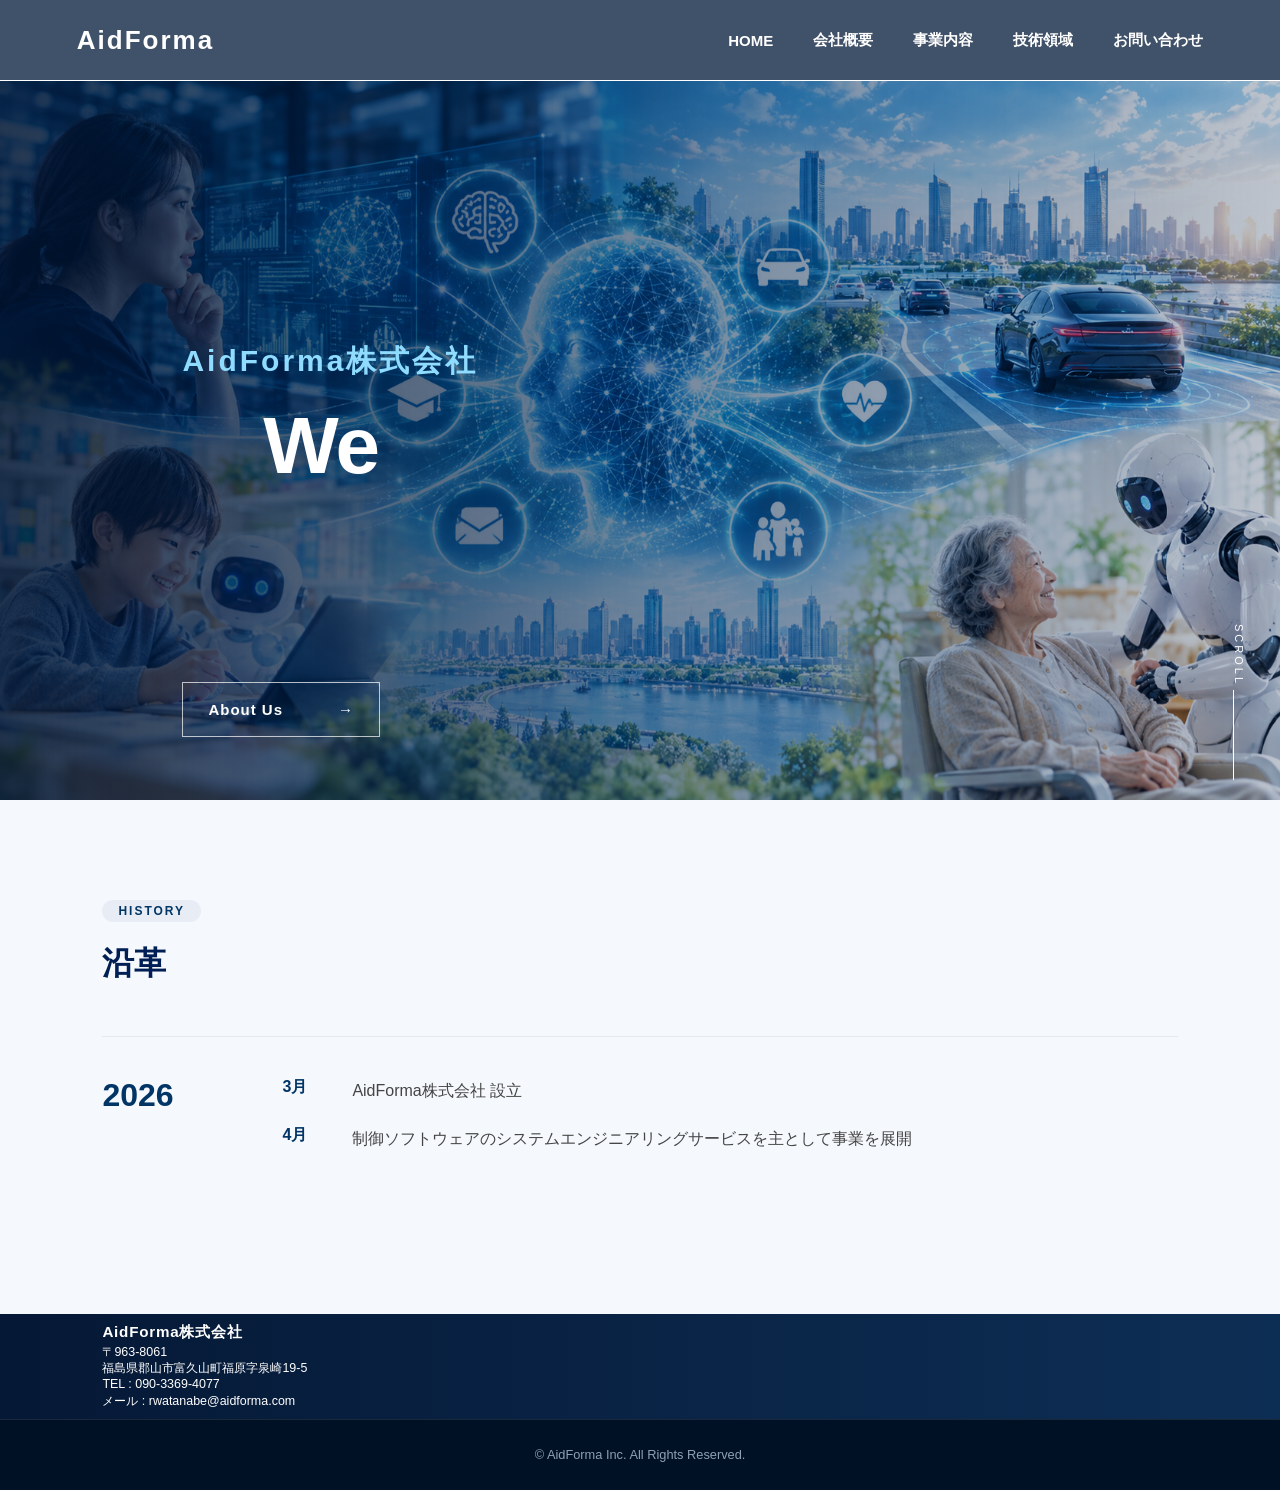
<file: index.html>
<!DOCTYPE html>
<html lang="ja">

<head>
<meta charset="UTF-8">
<meta name="viewport" content="width=1200">

<title>HOME | AidForma株式会社</title>

<link rel="stylesheet" href="style.css">
</head>

<body>

<nav class="global-nav">

<a class="logo" href="index.html">AidForma</a>

<div class="nav-menu">
<a href="index.html">HOME</a>
<a href="company.html">会社概要</a>
<a href="service.html">事業内容</a>
<a href="technical.html">技術領域</a>
<a href="contact.html">お問い合わせ</a>
</div>

</nav>

<main>

<section class="hero home-hero fade-in-target">

  <!-- ★ 背景画像専用（リズネット風ズーム＆フェードイン演出） -->
  <div class="hero-bg"></div>

  <!-- 暗めのオーバーレイ -->
  <div class="hero-overlay"></div>

  <!-- キャッチコピーコンテンツ -->
  <div class="hero-content">
  <!-- タイピング演出させたい要素に typewriter クラスを追加 -->
  <p class="company-name typewriter delay-1">AidForma株式会社</p>

  <!-- メインキャッチコピー -->
  <h1 class="hero-title typewriter delay-2">
    We create the future<br>
    that is not here yet.
  </h1>

  <!-- サブキャッチコピー -->
  <p class="hero-description typewriter delay-3">
    まだここにない未来を、技術の力で創造する。
  </p>

  <a class="hero-button fade-item fade-up delay-4" href="company.html">
    About Us
    <span>→</span>
  </a>
  </div>

  <div class="scroll-guide fade-item fade-up delay-5">
    <span>SCROLL</span>
    <div class="scroll-line"></div>
  </div>

</section>

<section class="history-section">

<div class="history-container">

<span class="history-badge">HISTORY</span>

<h2 class="history-title">沿革</h2>

<div class="history-year-block">

<div class="history-year">
2026
</div>

<div class="history-events">

<div class="history-event">
<span class="history-month">3月</span>
<span class="history-text">
AidForma株式会社 設立
</span>
</div>

<div class="history-event">
<span class="history-month">4月</span>
<span class="history-text">
制御ソフトウェアのシステムエンジニアリングサービスを主として事業を展開
</span>
</div>


</section>

</main> <!-- mainタグはここで正しく終了 -->

<!-- 会社情報セクション -->
<section class="footer-company-info">
  <div class="company-info-inner">
    <h3 class="footer-company-name">AidForma株式会社</h3>
    <div class="footer-company-details">
      <p class="footer-company-address">
        〒963-8061<br>
        福島県郡山市富久山町福原字泉崎19-5
      </p>
      <p class="company-tel">
        <span class="label">TEL :</span> <a href="tel:09033694077">090-3369-4077</a>
      </p>
      <p class="company-email">
        <span class="label">メール :</span> <a href="mailto:rwatanabe@aidforma.com">rwatanabe@aidforma.com</a>
      </p>
    </div>
  </div>
</section>

<!-- コピーライト -->
<footer class="site-footer">
  <p>&copy; AidForma Inc. All Rights Reserved.</p>
</footer>

<!-- main.js の読み込み -->
<script src="main.js"></script>
</body>

</html>
</file>
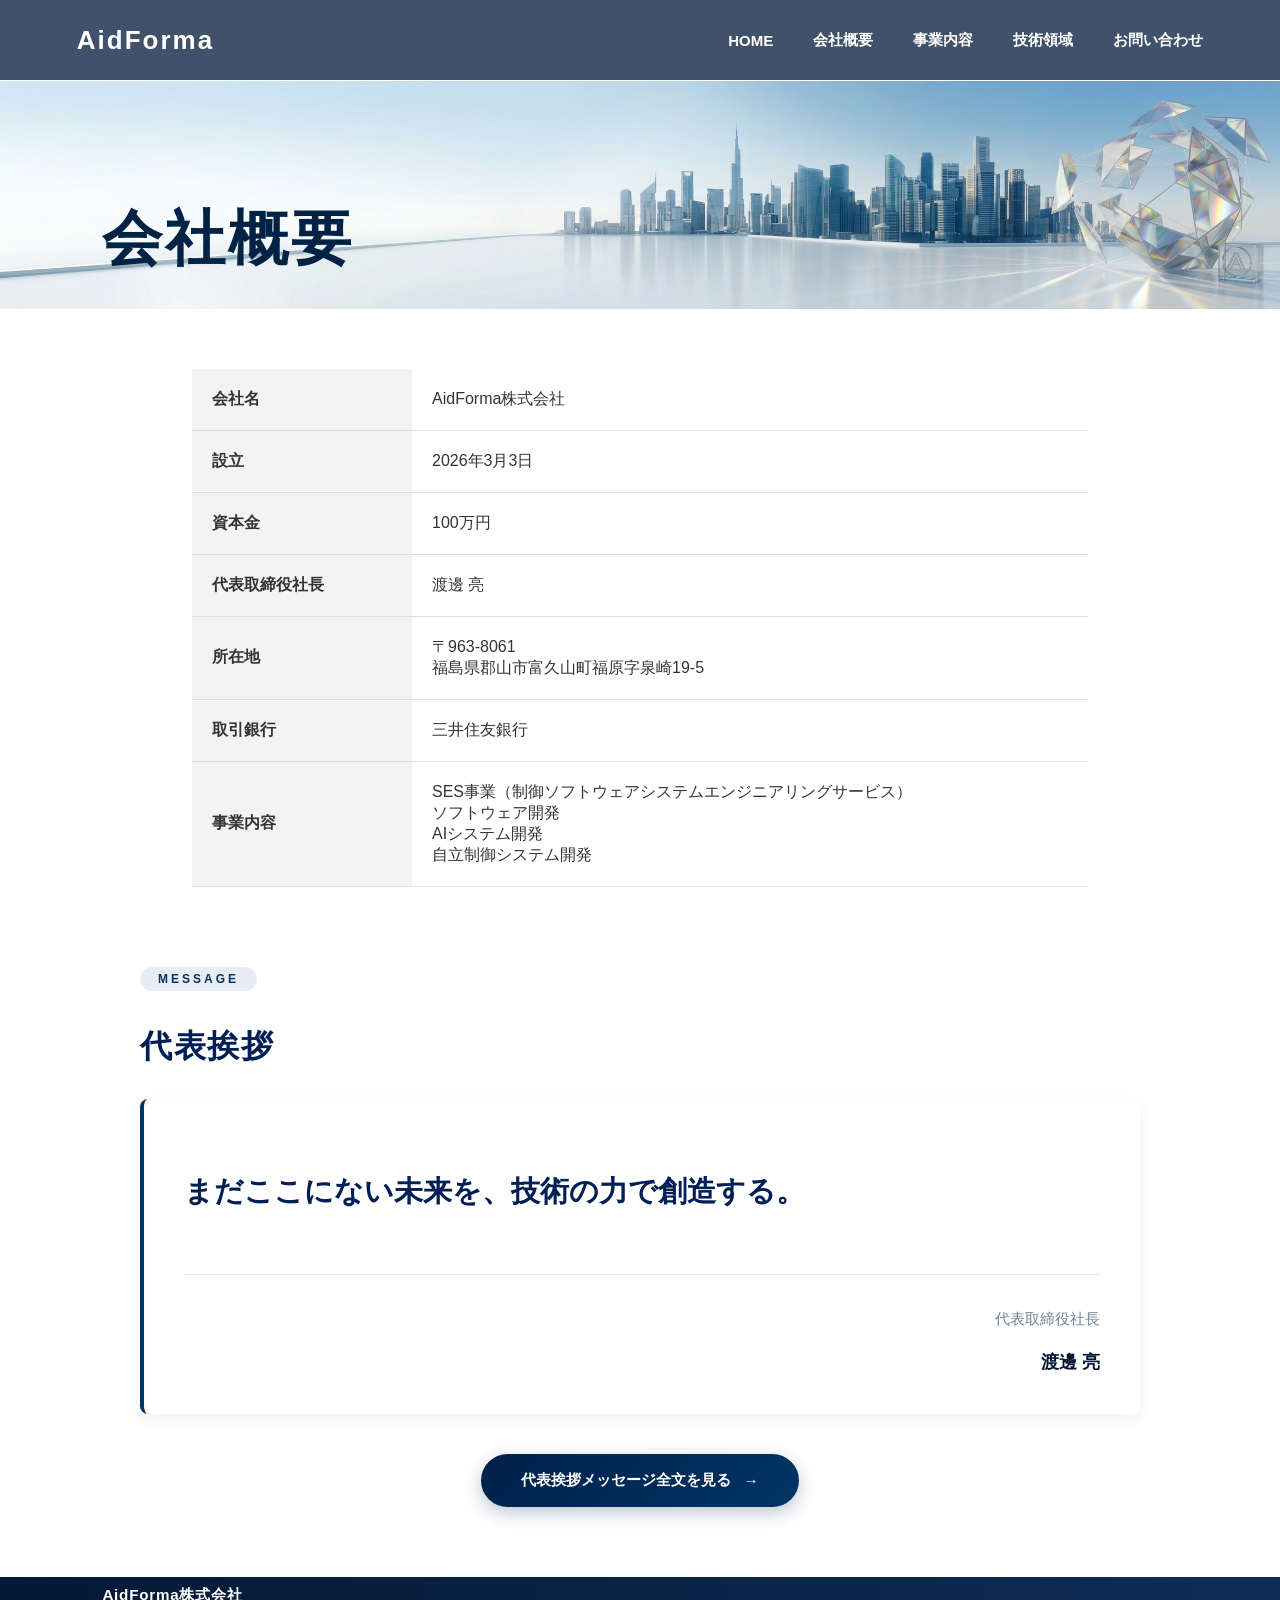
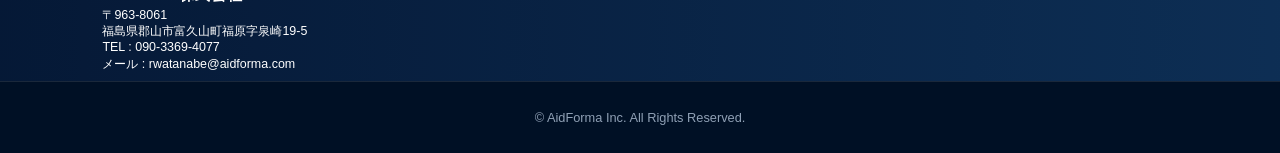
<file: company.html>
<!DOCTYPE html>
<html lang="ja">

<head>
<meta charset="UTF-8">
<meta name="viewport" content="width=1200">

<title>会社概要 | AidForma株式会社</title>

<link rel="stylesheet" href="style.css">
</head>

<body>
<nav class="global-nav">

<a class="logo" href="index.html">AidForma</a>

<div class="nav-menu">
<a href="index.html">HOME</a>
<a href="company.html">会社概要</a>
<a href="service.html">事業内容</a>
<a href="technical.html">技術領域</a>
<a href="contact.html">お問い合わせ</a>
</div>

</nav>

<main>

<section class="hero sub-hero company-hero">

    <div class="hero-overlay"></div>

    <div class="hero-content">
        <p class="company-profile">会社概要</p>
    </div>

</section>

<section class="company-section">
    <table class="company-table">
        <tr>
        <th>会社名</th>
        <td>AidForma株式会社</td>
        </tr>
        <tr>
        <th>設立</th>
        <td>2026年3月3日</td>
        </tr>
        <tr>
        <th>資本金</th>
        <td>100万円</td>
        </tr>
        <tr>
        <th>代表取締役社長</th>
        <td>渡邊 亮</td>
        </tr>
        <tr>
        <th>所在地</th>
        <td>〒963-8061<br>
        福島県郡山市富久山町福原字泉崎19-5
        </td>
        </tr>
        <tr>
        <th>取引銀行</th>
        <td>三井住友銀行</td>
        </tr>
        <tr>
        <th>事業内容</th>
        <td>
        SES事業（制御ソフトウェアシステムエンジニアリングサービス）<br>
        ソフトウェア開発<br>
        AIシステム開発<br>
        自立制御システム開発
        </td>
        </tr>
        </table>

</section>

<!-- 代表挨拶セクション -->
<section class="president-section">
  <div class="president-inner">
    <div class="president-badge">MESSAGE</div>
    <h2 class="section-title">代表挨拶</h2>
    
    <div class="president-content">
      <p class="president-lead">
        まだここにない未来を、技術の力で創造する。
      </p>
      <p class="president-text">
        <!-- メッセージを書く -->
      </p>
      
      <div class="president-signature">
        <span class="president-title">代表取締役社長</span>
        <span class="president-name">渡邊 亮</span>
      </div>
    </div>

    <!-- ★ 代表挨拶のページに移動するボタン -->
    <div class="button-container">
      <a class="president-button" href="president.html">
        <span>代表挨拶メッセージ全文を見る</span>
        <span class="arrow">→</span>
      </a>
    </div>
  </div>
</section>

<!-- 会社情報セクション -->
<section class="footer-company-info">
  <div class="company-info-inner">
    <h3 class="footer-company-name">AidForma株式会社</h3>
    <div class="footer-company-details">
      <p class="footer-company-address">
        〒963-8061<br>
        福島県郡山市富久山町福原字泉崎19-5
      </p>
      <p class="company-tel">
        <span class="label">TEL :</span> <a href="tel:09033694077">090-3369-4077</a>
      </p>
      <p class="company-email">
        <span class="label">メール :</span> <a href="mailto:rwatanabe@aidforma.com">rwatanabe@aidforma.com</a>
      </p>
    </div>
  </div>
</section>

<!-- コピーライト -->
<footer class="site-footer">
  <p>&copy; AidForma Inc. All Rights Reserved.</p>
</footer>

</main>

</body>

</html>
</file>
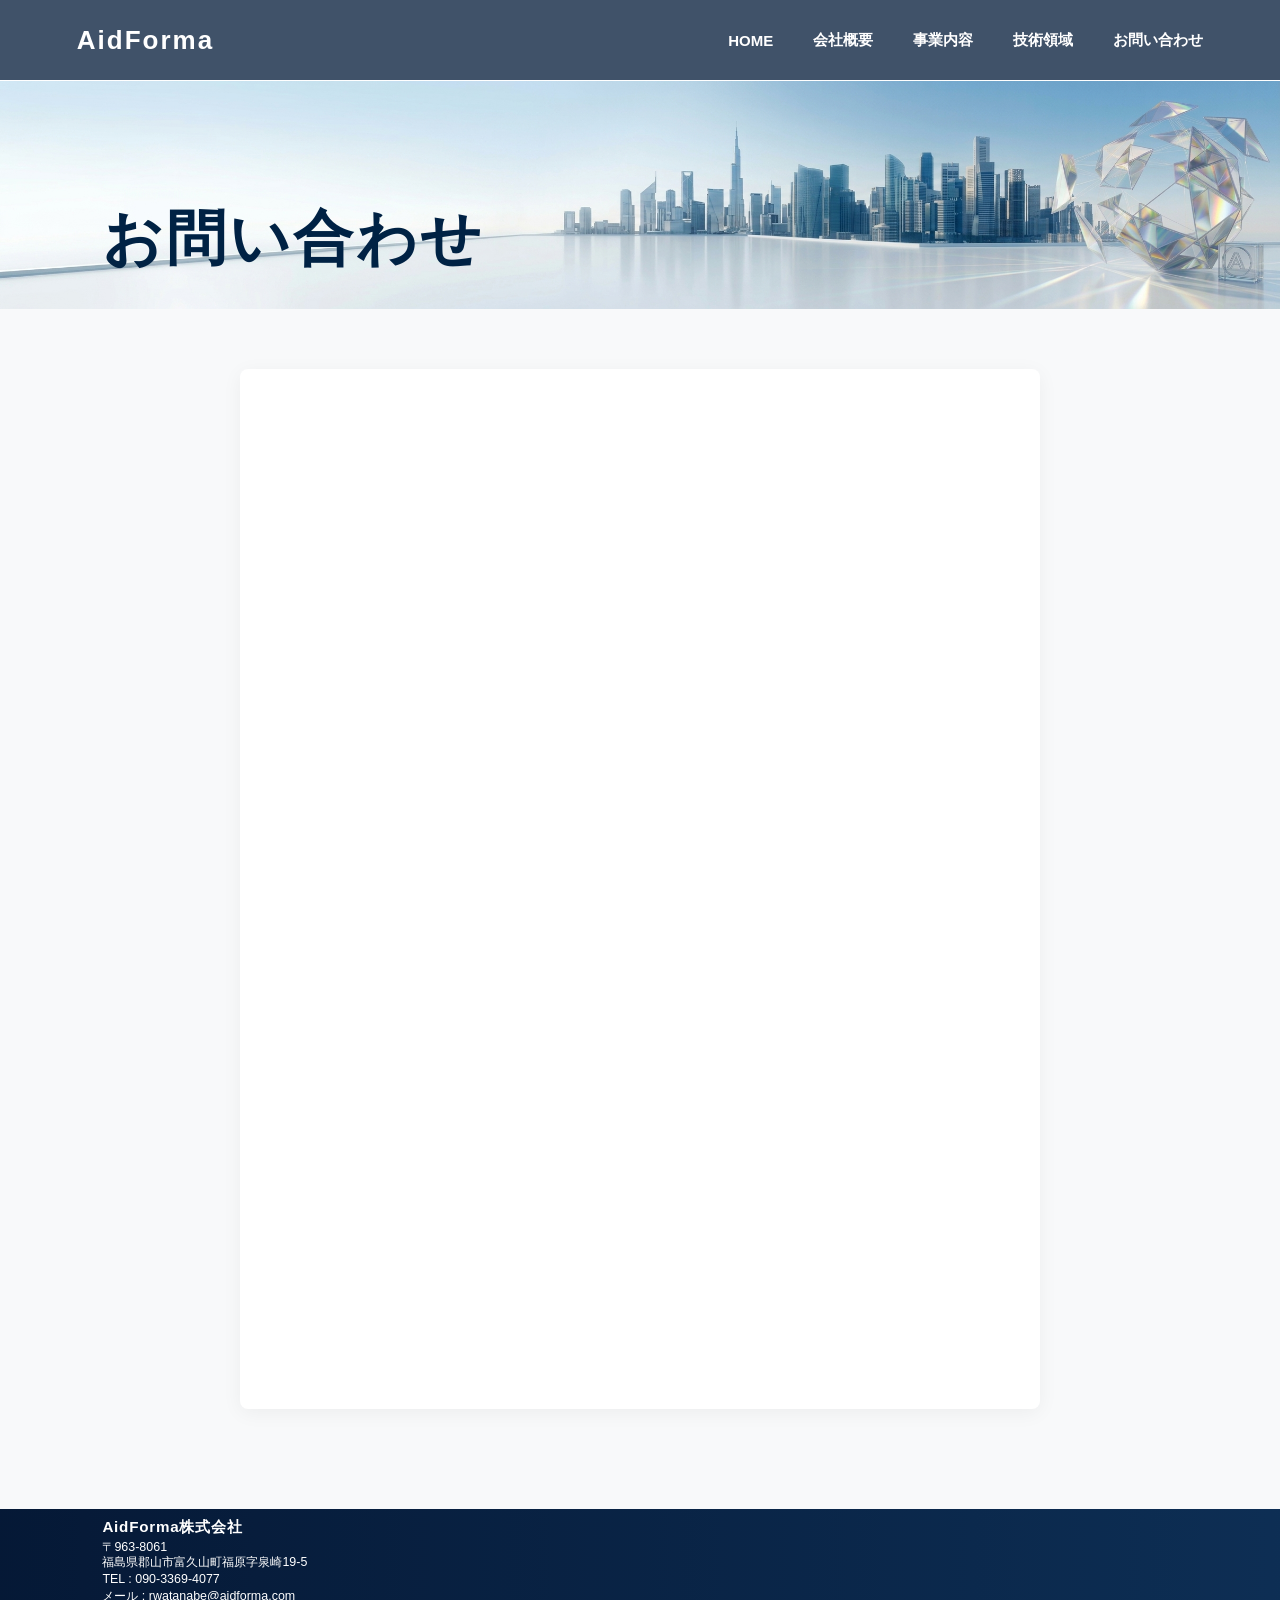
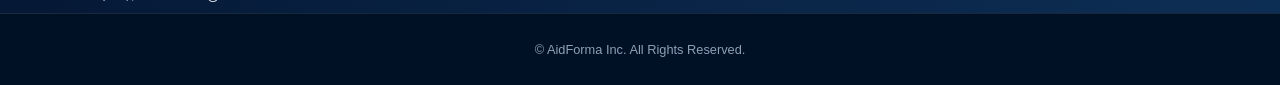
<file: contact.html>
<!DOCTYPE html>
<html lang="ja">

<head>
<meta charset="UTF-8">
<meta name="viewport" content="width=1200">

<title>お問い合わせ | AidForma株式会社</title>

<link rel="stylesheet" href="style.css">
</head>

<body>
<!-- ナビゲーションバー -->
<nav class="global-nav">
<a class="logo" href="index.html">AidForma</a>
<div class="nav-menu">
<a href="index.html">HOME</a>
<a href="company.html">会社概要</a>
<a href="service.html">事業内容</a>
<a href="technical.html">技術領域</a>
<a href="contact.html">お問い合わせ</a>
</div>
</nav>

<main>
<!-- 上部の紺色見出しエリア-->
<section class="hero sub-hero contact-hero">

    <div class="hero-overlay"></div>

    <div class="hero-content">
      <p class="company-profile">お問い合わせ</p>
    </div>

  </section>

<!-- googleフォーム -->
<section class="contact-section">
  <div class="form-container">
    <iframe src="https://docs.google.com/forms/d/e/1FAIpQLSesP7GqFrJPMu3NNJtYcL1QT2zEd7sr2SEIpnubgwAuS1_JyQ/viewform?embedded=true" width="640" height="1592" frameborder="0" marginheight="0" marginwidth="0">読み込んでいます…</iframe>
  </div>
</section>

<!-- 会社情報セクション -->
<section class="footer-company-info">
  <div class="company-info-inner">
    <h3 class="footer-company-name">AidForma株式会社</h3>
    <div class="footer-company-details">
      <p class="footer-company-address">
        〒963-8061<br>
        福島県郡山市富久山町福原字泉崎19-5
      </p>
      <p class="company-tel">
        <span class="label">TEL :</span> <a href="tel:09033694077">090-3369-4077</a>
      </p>
      <p class="company-email">
        <span class="label">メール :</span> <a href="mailto:rwatanabe@aidforma.com">rwatanabe@aidforma.com</a>
      </p>
    </div>
  </div>
</section>

<!-- コピーライト -->
<footer class="site-footer">
  <p>&copy; AidForma Inc. All Rights Reserved.</p>
</footer>

</main>

</body>

</html>
</file>
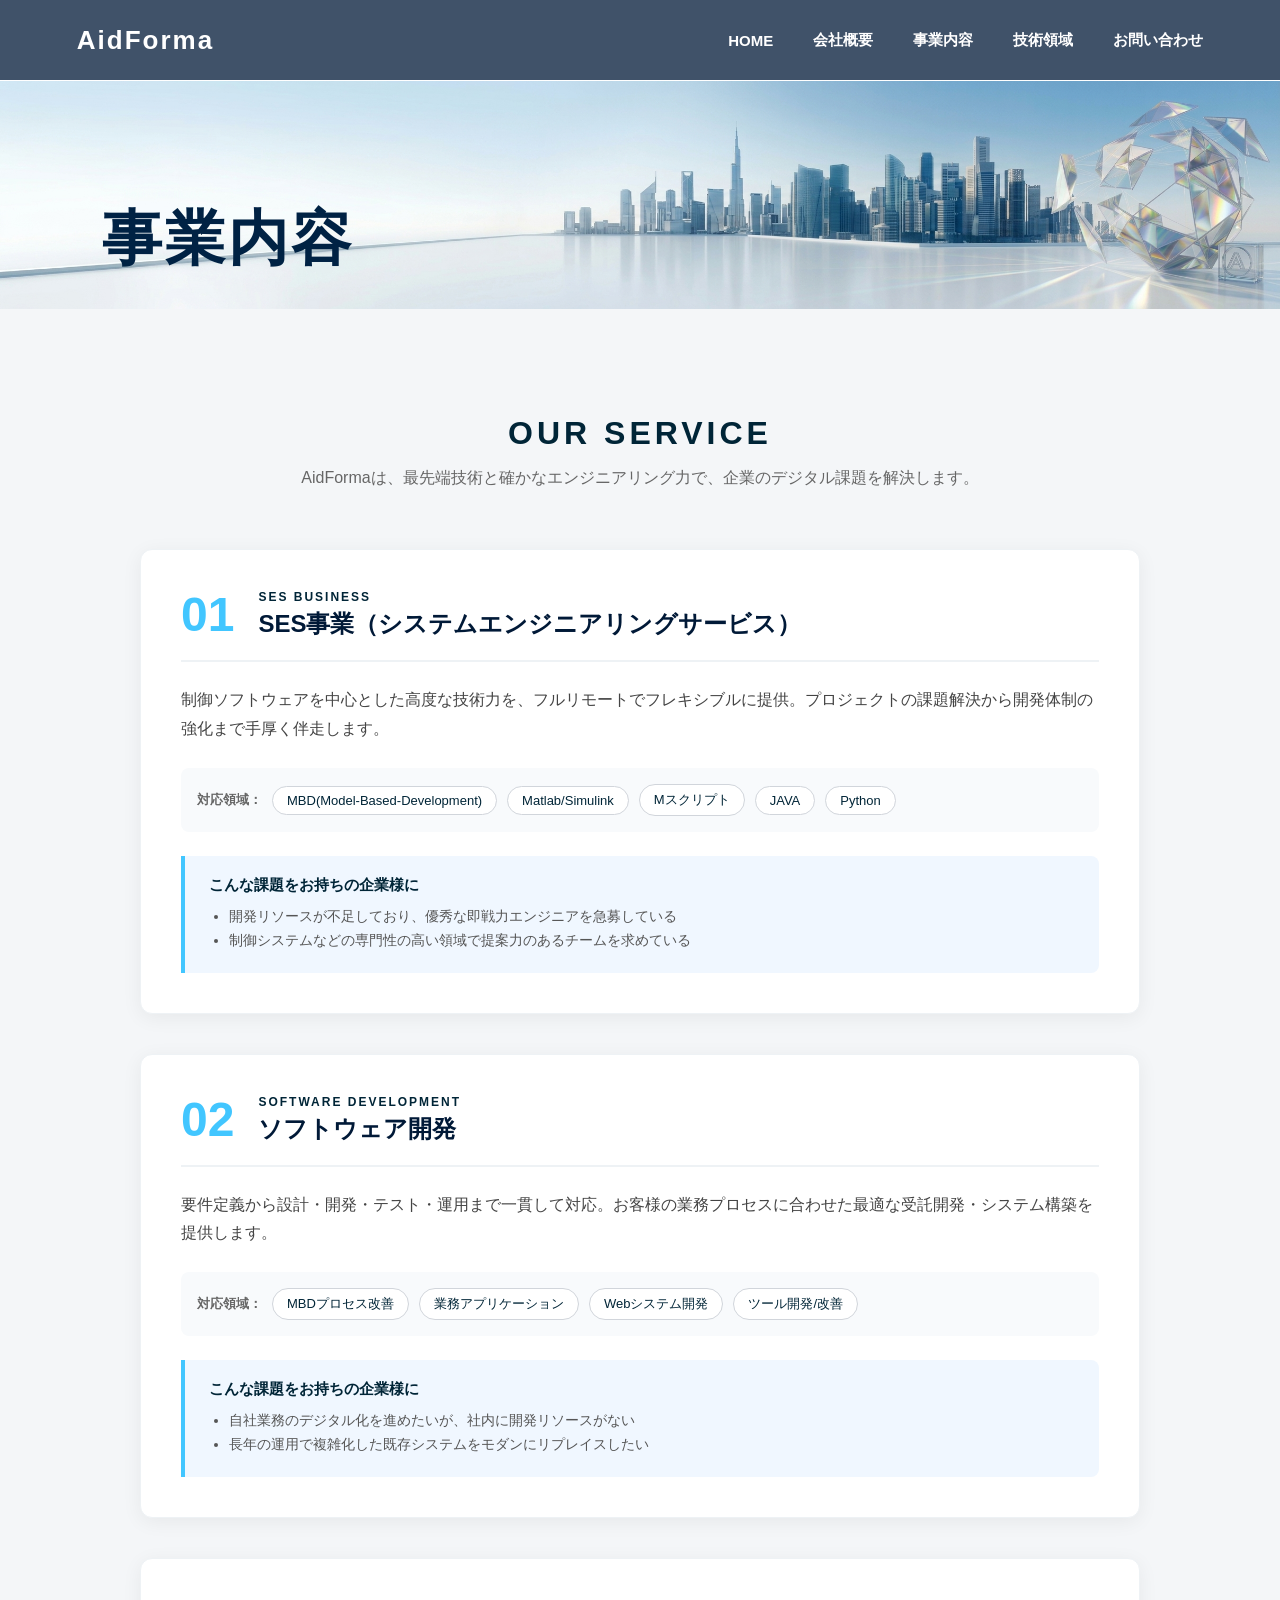
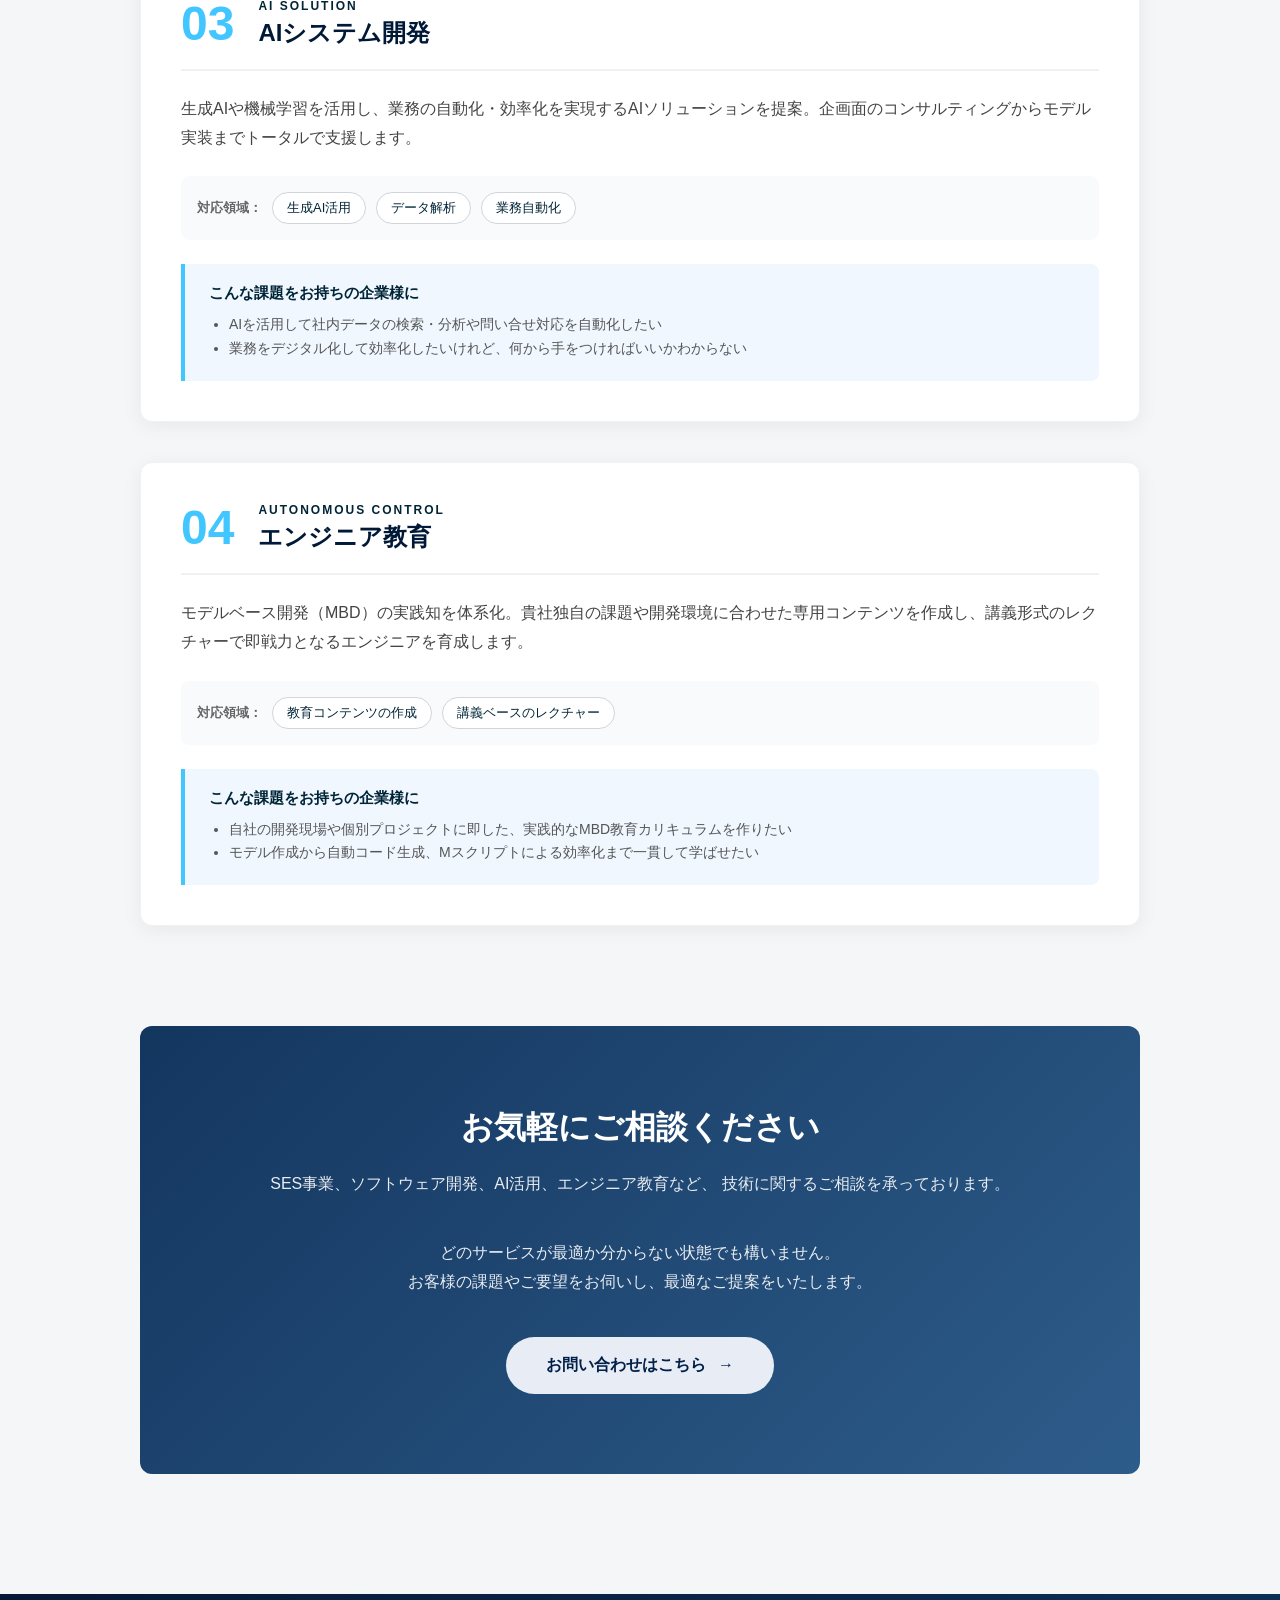
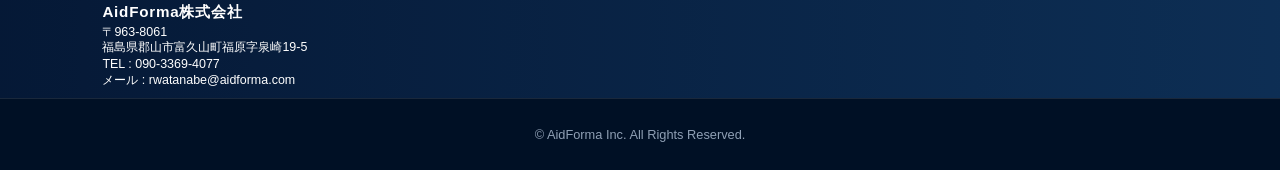
<file: service.html>
<!DOCTYPE html>
<html lang="ja">

<head>
  <meta charset="UTF-8">
  <meta name="viewport" content="width=1200">
  <title>事業内容 | AidForma株式会社</title>
  <link rel="stylesheet" href="style.css">
</head>

<body>
  <!-- ナビゲーションバー -->
  <nav class="global-nav">
    <a class="logo" href="index.html">AidForma</a>
    <div class="nav-menu">
      <a href="index.html">HOME</a>
      <a href="company.html">会社概要</a>
      <a href="service.html">事業内容</a>
      <a href="technical.html">技術領域</a>
      <a href="contact.html">お問い合わせ</a>
    </div>
  </nav>

  <main>
    <!-- ヒーローエリア -->
    <section class="hero sub-hero service-hero">
      <div class="hero-overlay"></div>
      <div class="hero-content">
        <p class="company-profile">事業内容</p>
      </div>
    </section>

    <!-- 事業内容メインセクション -->
    <section class="service-section">
      <div class="container">
        
        <!-- セクションリード -->
        <div class="service-intro">
          <h2>OUR SERVICE</h2>
          <p>AidFormaは、最先端技術と確かなエンジニアリング力で、企業のデジタル課題を解決します。</p>
        </div>

        <!-- 01 SES事業 -->
        <div class="service-card">
          <div class="service-header">
            <span class="service-number">01</span>
            <div class="service-title-wrap">
              <span class="service-cate">SES BUSINESS</span>
              <h3>SES事業（システムエンジニアリングサービス）</h3>
            </div>
          </div>
          <p class="service-desc">
            制御ソフトウェアを中心とした高度な技術力を、フルリモートでフレキシブルに提供。プロジェクトの課題解決から開発体制の強化まで手厚く伴走します。
          </p>
          <div class="service-tags">
            <span class="tag-label">対応領域：</span>
            <span class="tag">MBD(Model-Based-Development)​</span>
            <span class="tag">Matlab/Simulink</span>
            <span class="tag">Mスクリプト</span>
            <span class="tag">JAVA</span>
            <span class="tag">Python</span>
          </div>
          <div class="service-target">
            <h4>こんな課題をお持ちの企業様に</h4>
            <ul>
              <li>開発リソースが不足しており、優秀な即戦力エンジニアを急募している</li>
              <li>制御システムなどの専門性の高い領域で提案力のあるチームを求めている</li>
            </ul>
          </div>
        </div>

        <!-- 02 ソフトウェア開発 -->
        <div class="service-card">
          <div class="service-header">
            <span class="service-number">02</span>
            <div class="service-title-wrap">
              <span class="service-cate">SOFTWARE DEVELOPMENT</span>
              <h3>ソフトウェア開発</h3>
            </div>
          </div>
          <p class="service-desc">
            要件定義から設計・開発・テスト・運用まで一貫して対応。お客様の業務プロセスに合わせた最適な受託開発・システム構築を提供します。
          </p>
          <div class="service-tags">
            <span class="tag-label">対応領域：</span>
            <span class="tag">MBDプロセス改善</span>
            <span class="tag">業務アプリケーション</span>
            <span class="tag">Webシステム開発</span>
            <span class="tag">ツール開発/改善</span>
          </div>
          <div class="service-target">
            <h4>こんな課題をお持ちの企業様に</h4>
            <ul>
              <li>自社業務のデジタル化を進めたいが、社内に開発リソースがない</li>
              <li>長年の運用で複雑化した既存システムをモダンにリプレイスしたい</li>
            </ul>
          </div>
        </div>

        <!-- 03 AIシステム開発 -->
        <div class="service-card">
          <div class="service-header">
            <span class="service-number">03</span>
            <div class="service-title-wrap">
              <span class="service-cate">AI SOLUTION</span>
              <h3>AIシステム開発</h3>
            </div>
          </div>
          <p class="service-desc">
            生成AIや機械学習を活用し、業務の自動化・効率化を実現するAIソリューションを提案。企画面のコンサルティングからモデル実装までトータルで支援します。
          </p>
          <div class="service-tags">
            <span class="tag-label">対応領域：</span>
            <span class="tag">生成AI活用</span>
            <span class="tag">データ解析</span>
            <span class="tag">業務自動化</span>
          </div>
          <div class="service-target">
            <h4>こんな課題をお持ちの企業様に</h4>
            <ul>
              <li>AIを活用して社内データの検索・分析や問い合せ対応を自動化したい</li>
              <li>業務をデジタル化して効率化したいけれど、何から手をつければいいかわからない</li>
            </ul>
          </div>
        </div>

        <!-- 04 エンジニア教育 -->
        <div class="service-card">
          <div class="service-header">
            <span class="service-number">04</span>
            <div class="service-title-wrap">
              <span class="service-cate">AUTONOMOUS CONTROL</span>
              <h3>エンジニア教育</h3>
            </div>
          </div>
          <p class="service-desc">
            モデルベース開発（MBD）の実践知を体系化。貴社独自の課題や開発環境に合わせた専用コンテンツを作成し、講義形式のレクチャーで即戦力となるエンジニアを育成します。
          </p>
          <div class="service-tags">
            <span class="tag-label">対応領域：</span>
            <span class="tag">教育コンテンツの作成</span>
            <span class="tag">講義ベースのレクチャー</span>

          </div>
          <div class="service-target">
            <h4>こんな課題をお持ちの企業様に</h4>
            <ul>
              <li>自社の開発現場や個別プロジェクトに即した、実践的なMBD教育カリキュラムを作りたい</li>
              <li>モデル作成から自動コード生成、Mスクリプトによる効率化まで一貫して学ばせたい</li>
            </ul>
          </div>
        </div>

        <!-- お問い合わせ導線 -->
        <div class="service-contact">

          <h2>お気軽にご相談ください</h2>

          <p>
          SES事業、ソフトウェア開発、AI活用、エンジニア教育など、
          技術に関するご相談を承っております。
          </p>

          <p class="service-contact-sub">
          どのサービスが最適か分からない状態でも構いません。<br>
          お客様の課題やご要望をお伺いし、最適なご提案をいたします。
          </p>

          <a href="contact.html" class="service-contact-button">
          お問い合わせはこちら
          <span>→</span>
          </a>

        </div>

      </div>
    </section>
    
<!-- 会社情報セクション -->
<section class="footer-company-info">
  <div class="company-info-inner">
    <h3 class="footer-company-name">AidForma株式会社</h3>
    <div class="footer-company-details">
      <p class="footer-company-address">
        〒963-8061<br>
        福島県郡山市富久山町福原字泉崎19-5
      </p>
      <p class="company-tel">
        <span class="label">TEL :</span> <a href="tel:09033694077">090-3369-4077</a>
      </p>
      <p class="company-email">
        <span class="label">メール :</span> <a href="mailto:rwatanabe@aidforma.com">rwatanabe@aidforma.com</a>
      </p>
    </div>
  </div>
</section>

<!-- コピーライト -->
<footer class="site-footer">
  <p>&copy; AidForma Inc. All Rights Reserved.</p>
</footer>

  </main>
</body>

</html>
</file>
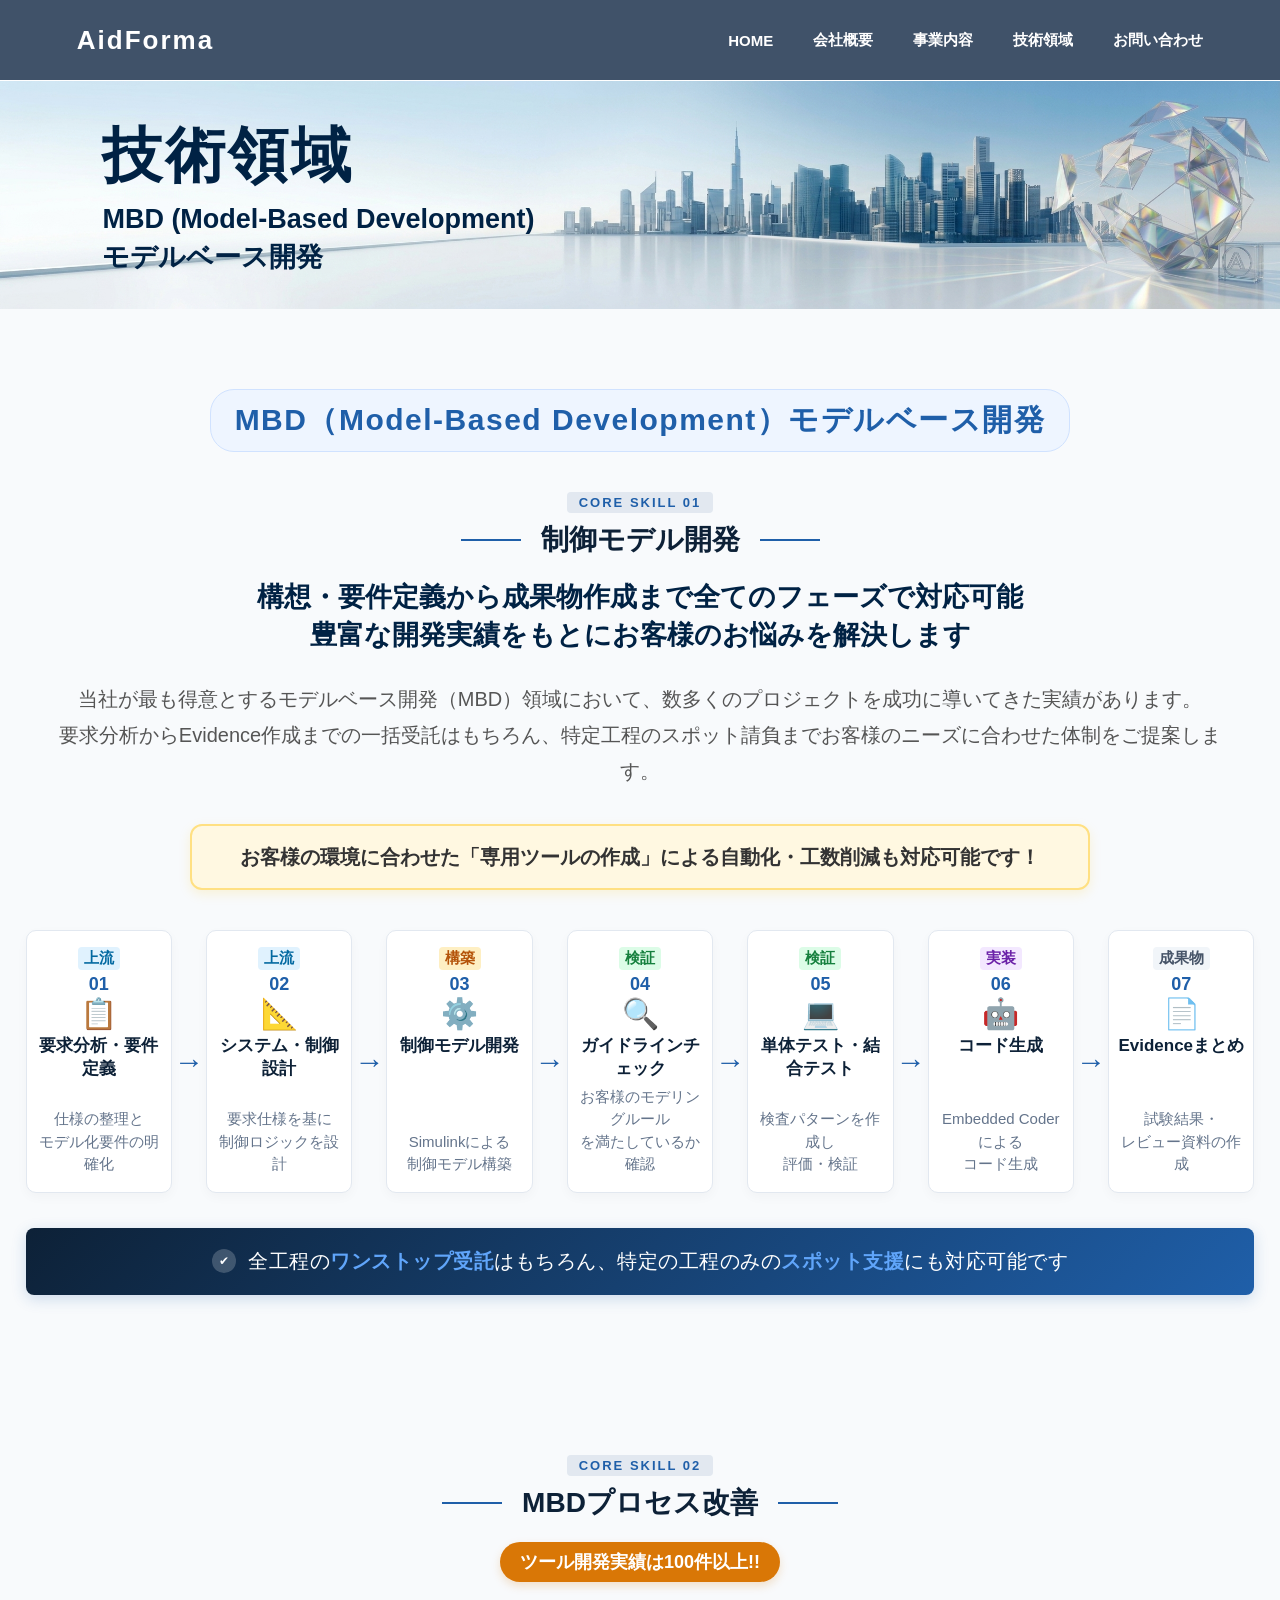
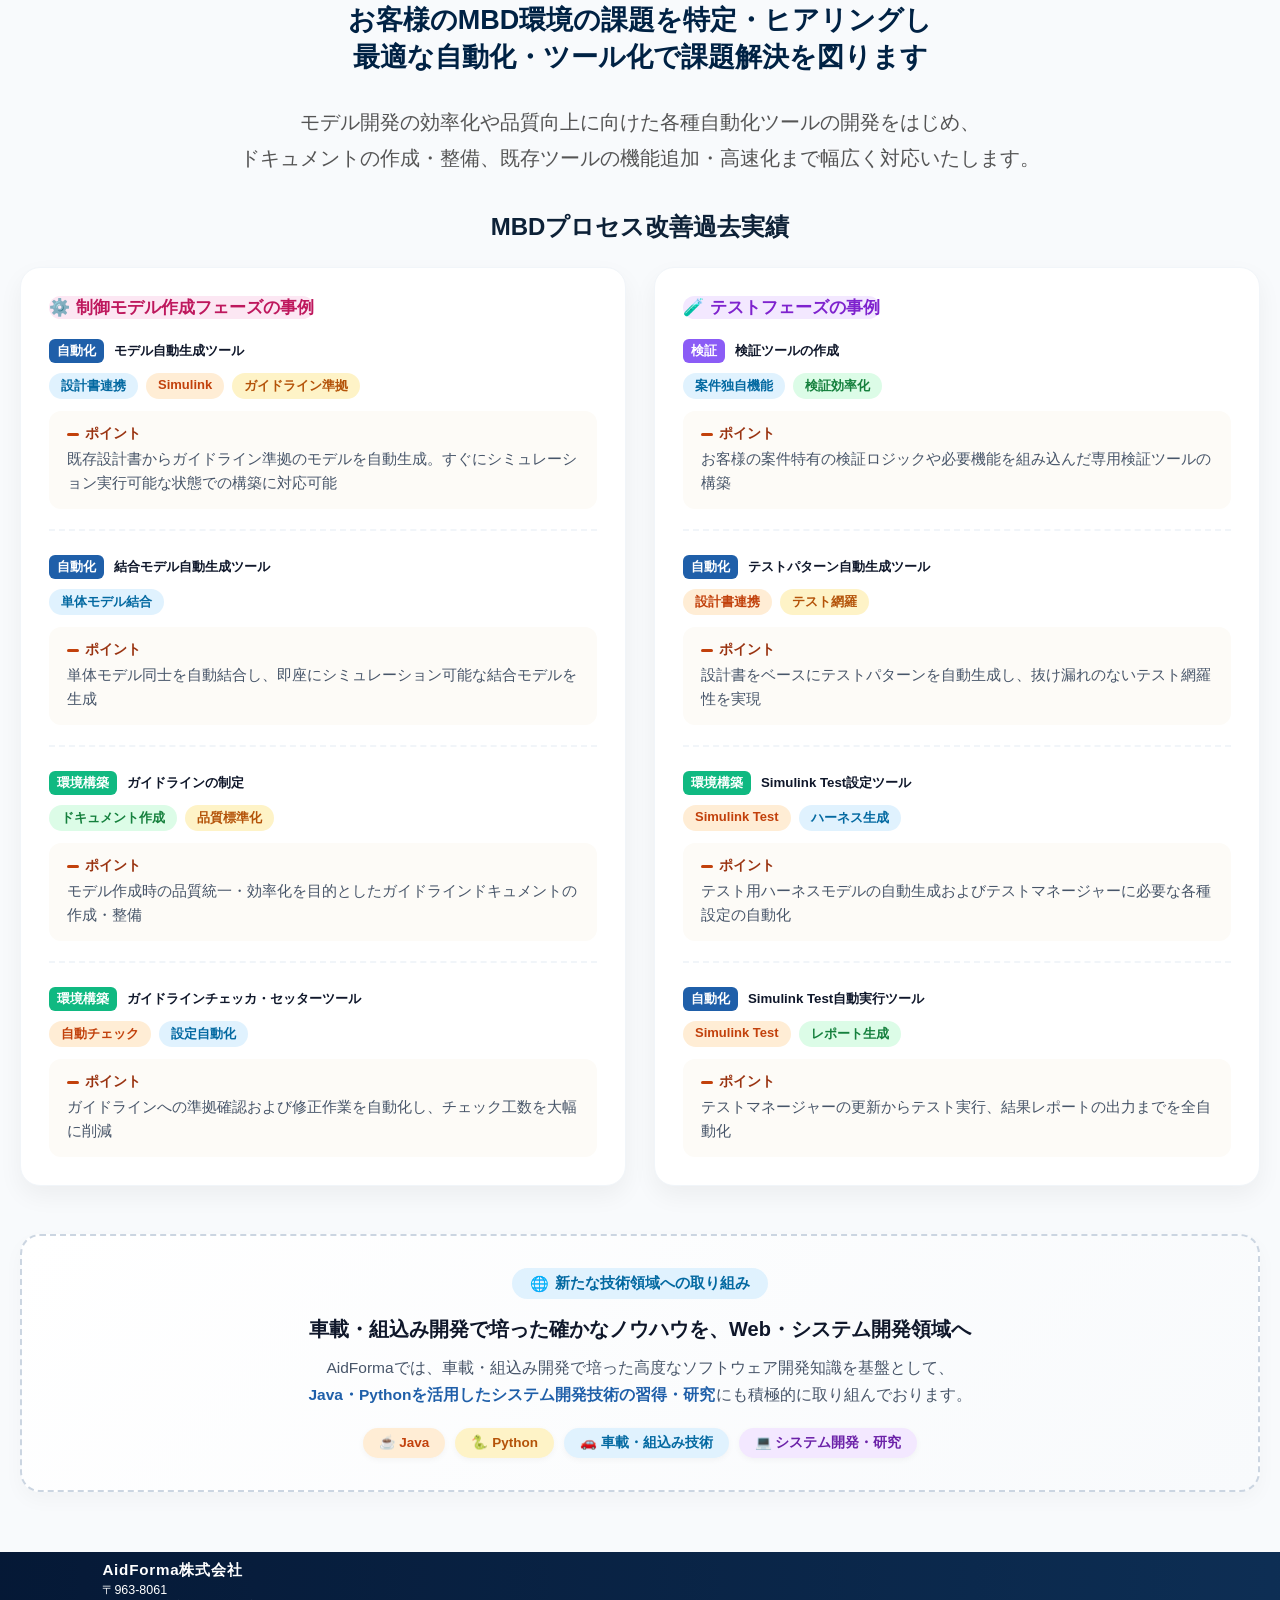
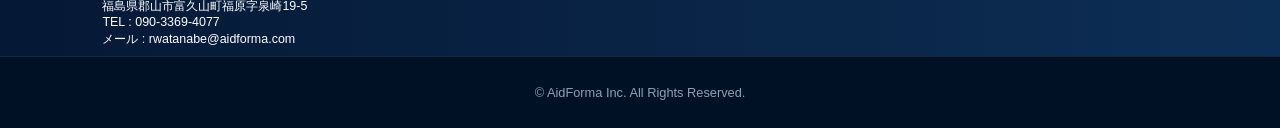
<file: technical.html>
<!DOCTYPE html>
<html lang="ja">
<head>
  <meta charset="UTF-8">
  <meta name="viewport" content="width=1200">
  <title>技術領域 | AidForma株式会社</title>
  <link rel="stylesheet" href="style.css">
</head>
<body>

  <nav class="global-nav">
    <a class="logo" href="index.html">AidForma</a>
    <div class="nav-menu">
      <a href="index.html">HOME</a>
      <a href="company.html">会社概要</a>
      <a href="service.html">事業内容</a>
      <a href="technical.html">技術領域</a>
      <a href="contact.html">お問い合わせ</a>
    </div>
  </nav>

  <main>
    <!-- ヒーローセクション -->
    <section class="hero sub-hero technical-hero">
      <div class="hero-overlay"></div>
      <div class="hero-content">
        <p class="company-profile">技術領域</p>
   
        <p class="technical-title">
        MBD (Model-Based Development)<br>
        モデルベース開発
        </p>

      </div>
    </section>

<!-- MBD全工程対応フロー -->
<section class="technical-section">
  <div class="technical-container">
    
    <!-- セクションヘッダー -->
    <div class="section-header">
      <span class="section-badge">MBD（Model-Based Development）モデルベース開発</span>
      
      <!-- 題目「制御モデル開発」 -->
      <div class="sub-topic-header">
        <span class="sub-topic-badge">CORE SKILL 01</span>
        <h2 class="sub-topic-title">制御モデル開発</h2>
      </div>

      <h3 class="technical-title">
        構想・要件定義から成果物作成まで全てのフェーズで対応可能<br>
        豊富な開発実績をもとにお客様のお悩みを解決します
      </h3>
      
      <p class="section-lead">
        当社が最も得意とするモデルベース開発（MBD）領域において、数多くのプロジェクトを成功に導いてきた実績があります。<br>
        要求分析からEvidence作成までの一括受託はもちろん、特定工程のスポット請負までお客様のニーズに合わせた体制をご提案します。
      </p>
    </div>

    <!-- 自動化アピールバナー -->
    <div class="automation-highlight-banner">
      <p class="automation-text">
        お客様の環境に合わせた「専用ツールの作成」による自動化・工数削減も対応可能です！
      </p>
    </div>

    <!-- 全工程対応フロー（全7ステップ） -->
    <div class="mbd-flow-container">
      <div class="flow-single-line">
        
        <!-- Step 01 -->
        <div class="flow-card">
          <span class="phase-tag tag-upstream">上流</span>
          <div class="step-no">01</div>
          <div class="step-icon">📋</div>
          <h4>要求分析・要件定義</h4>
          <p>仕様の整理と<br>モデル化要件の明確化</p>
        </div>

        <div class="flow-arrow">→</div>

        <!-- Step 02 -->
        <div class="flow-card">
          <span class="phase-tag tag-upstream">上流</span>
          <div class="step-no">02</div>
          <div class="step-icon">📐</div>
          <h4>システム・制御設計</h4>
          <p>要求仕様を基に<br>制御ロジックを設計</p>
        </div>

        <div class="flow-arrow">→</div>

        <!-- Step 03 -->
        <div class="flow-card">
          <span class="phase-tag tag-dev">構築</span>
          <div class="step-no">03</div>
          <div class="step-icon">⚙️</div>
          <h4>制御モデル開発</h4>
          <p>Simulinkによる<br>制御モデル構築</p>
        </div>

        <div class="flow-arrow">→</div>

        <!-- Step 04 -->
        <div class="flow-card">
          <span class="phase-tag tag-test">検証</span>
          <div class="step-no">04</div>
          <div class="step-icon">🔍</div>
          <h4>ガイドラインチェック</h4>
          <p>お客様のモデリングルール<br>を満たしているか確認</p>
        </div>

        <div class="flow-arrow">→</div>

        <!-- Step 05 -->
        <div class="flow-card">
          <span class="phase-tag tag-test">検証</span>
          <div class="step-no">05</div>
          <div class="step-icon">💻</div>
          <h4>単体テスト・結合テスト</h4>
          <p>検査パターンを作成し<br>評価・検証</p>
        </div>

        <div class="flow-arrow">→</div>

        <!-- Step 06 -->
        <div class="flow-card">
          <span class="phase-tag tag-impl">実装</span>
          <div class="step-no">06</div>
          <div class="step-icon">🤖</div>
          <h4>コード生成</h4>
          <p>Embedded Coderによる<br>コード生成</p>
        </div>

        <div class="flow-arrow">→</div>

        <!-- Step 07 -->
        <div class="flow-card">
          <span class="phase-tag tag-doc">成果物</span>
          <div class="step-no">07</div>
          <div class="step-icon">📄</div>
          <h4>Evidenceまとめ</h4>
          <p>試験結果・<br>レビュー資料の作成</p>
        </div>

      </div>

      <!-- 下部フッターラベル -->
      <div class="flow-coverage-banner">
        <span class="banner-icon">✔</span>
        <p>全工程の<strong>ワンストップ受託</strong>はもちろん、特定の工程のみの<strong>スポット支援</strong>にも対応可能です</p>
      </div>
    </div>

  </div>
</section>

    <!-- MBDプロセス改善 セクション -->
    <section class="process-improvement-section">
      <div class="process-improvement-container">
        
        <!-- メインタイトル＆実績バナー -->
        <div class="improvement-header">
          <!-- ▼ 制御モデル開発と同じトーンの題目に変更 -->
          <div class="sub-topic-header">
            <span class="sub-topic-badge">CORE SKILL 02</span>
            <h2 class="sub-topic-title">MBDプロセス改善</h2>
          </div>

          <div class="achievement-badge">ツール開発実績は100件以上!!</div>
        </div>

        <!-- 概要・アプローチ -->
        <div class="section-header">
          <h3 class="technical-title">
            お客様のMBD環境の課題を特定・ヒアリングし<br>
            最適な自動化・ツール化で課題解決を図ります
          </h3>
          
          <p class="section-lead">
            モデル開発の効率化や品質向上に向けた各種自動化ツールの開発をはじめ、<br>
            ドキュメントの作成・整備、既存ツールの機能追加・高速化まで幅広く対応いたします。
          </p>
        </div>

        <!-- 過去実績ブロック -->
<div class="improvement-history">
  <h3 class="history-main-title">MBDプロセス改善過去実績</h3>

  <div class="history-grid">

    <!-- ==================== 左カード：制御モデル作成フェーズ ==================== -->
    <div class="history-card pop-card">
      <!-- カテゴリバッジ -->
      <div class="card-top-tag tag-pink">
        <span class="tag-icon">⚙️</span> 制御モデル作成フェーズの事例
      </div>

      <!-- 1. モデル自動生成ツール -->
      <div class="case-item-pop">
        <div class="case-header">
          <span class="badge-blue">自動化</span>
          <h5 class="case-title">モデル自動生成ツール</h5>
        </div>
        <div class="tech-tags">
          <span class="tag-light-blue">設計書連携</span>
          <span class="tag-orange">Simulink</span>
          <span class="tag-yellow">ガイドライン準拠</span>
        </div>
        <div class="case-detail-box">
          <div class="detail-label">ポイント</div>
          <p>既存設計書からガイドライン準拠のモデルを自動生成。すぐにシミュレーション実行可能な状態での構築に対応可能</p>
        </div>
      </div>

      <!-- 2. 結合モデル自動生成ツール -->
      <div class="case-item-pop">
        <div class="case-header">
          <span class="badge-blue">自動化</span>
          <h5 class="case-title">結合モデル自動生成ツール</h5>
        </div>
        <div class="tech-tags">
          <span class="tag-light-blue">単体モデル結合</span>
        </div>
        <div class="case-detail-box">
          <div class="detail-label">ポイント</div>
          <p>単体モデル同士を自動結合し、即座にシミュレーション可能な結合モデルを生成</p>
        </div>
      </div>

      <!-- 3. ガイドラインの制定 -->
      <div class="case-item-pop">
        <div class="case-header">
          <span class="badge-green">環境構築</span>
          <h5 class="case-title">ガイドラインの制定</h5>
        </div>
        <div class="tech-tags">
          <span class="tag-green">ドキュメント作成</span>
          <span class="tag-yellow">品質標準化</span>
        </div>
        <div class="case-detail-box">
          <div class="detail-label">ポイント</div>
          <p>モデル作成時の品質統一・効率化を目的としたガイドラインドキュメントの作成・整備</p>
        </div>
      </div>

      <!-- 4. ガイドラインチェッカ・セッターツール -->
      <div class="case-item-pop">
        <div class="case-header">
          <span class="badge-green">環境構築</span>
          <h5 class="case-title">ガイドラインチェッカ・セッターツール</h5>
        </div>
        <div class="tech-tags">
          <span class="tag-orange">自動チェック</span>
          <span class="tag-light-blue">設定自動化</span>
        </div>
        <div class="case-detail-box">
          <div class="detail-label">ポイント</div>
          <p>ガイドラインへの準拠確認および修正作業を自動化し、チェック工数を大幅に削減</p>
        </div>
      </div>
    </div>


    <!-- ==================== 右カード：テストフェーズ ==================== -->
    <div class="history-card pop-card">
      <!-- カテゴリバッジ -->
      <div class="card-top-tag tag-purple">
        <span class="tag-icon">🧪</span> テストフェーズの事例
      </div>

      <!-- 1. 検証ツールの作成 -->
      <div class="case-item-pop">
        <div class="case-header">
          <span class="badge-purple">検証</span>
          <h5 class="case-title">検証ツールの作成</h5>
        </div>
        <div class="tech-tags">
          <span class="tag-light-blue">案件独自機能</span>
          <span class="tag-green">検証効率化</span>
        </div>
        <div class="case-detail-box">
          <div class="detail-label">ポイント</div>
          <p>お客様の案件特有の検証ロジックや必要機能を組み込んだ専用検証ツールの構築</p>
        </div>
      </div>

      <!-- 2. テストパターン自動生成ツール -->
      <div class="case-item-pop">
        <div class="case-header">
          <span class="badge-blue">自動化</span>
          <h5 class="case-title">テストパターン自動生成ツール</h5>
        </div>
        <div class="tech-tags">
          <span class="tag-orange">設計書連携</span>
          <span class="tag-yellow">テスト網羅</span>
        </div>
        <div class="case-detail-box">
          <div class="detail-label">ポイント</div>
          <p>設計書をベースにテストパターンを自動生成し、抜け漏れのないテスト網羅性を実現</p>
        </div>
      </div>

      <!-- 3. Simulink Test設定ツール -->
      <div class="case-item-pop">
        <div class="case-header">
          <span class="badge-green">環境構築</span>
          <h5 class="case-title">Simulink Test設定ツール</h5>
        </div>
        <div class="tech-tags">
          <span class="tag-orange">Simulink Test</span>
          <span class="tag-light-blue">ハーネス生成</span>
        </div>
        <div class="case-detail-box">
          <div class="detail-label">ポイント</div>
          <p>テスト用ハーネスモデルの自動生成およびテストマネージャーに必要な各種設定の自動化</p>
        </div>
      </div>

      <!-- 4. Simulink Test自動実行ツール -->
      <div class="case-item-pop">
        <div class="case-header">
          <span class="badge-blue">自動化</span>
          <h5 class="case-title">Simulink Test自動実行ツール</h5>
        </div>
        <div class="tech-tags">
          <span class="tag-orange">Simulink Test</span>
          <span class="tag-green">レポート生成</span>
        </div>
        <div class="case-detail-box">
          <div class="detail-label">ポイント</div>
          <p>テストマネージャーの更新からテスト実行、結果レポートの出力までを全自動化</p>
        </div>
      </div>
    </div>

  </div>
</div>

<!-- 今後の展望・他技術領域への取り組み -->
<div class="future-tech-card">
  <div class="future-tech-badge">
    <span class="badge-icon">🌐</span> 新たな技術領域への取り組み
  </div>
  
  <h3 class="future-tech-title">
    車載・組込み開発で培った確かなノウハウを、Web・システム開発領域へ
  </h3>
  
  <p class="future-tech-lead">
    AidFormaでは、車載・組込み開発で培った高度なソフトウェア開発知識を基盤として、<br>
    <strong>Java・Pythonを活用したシステム開発技術の習得・研究</strong>にも積極的に取り組んでおります。
  </p>

  <div class="future-tech-tags">
    <span class="tech-pill pill-java">☕ Java</span>
    <span class="tech-pill pill-python">🐍 Python</span>
    <span class="tech-pill pill-embedded">🚗 車載・組込み技術</span>
    <span class="tech-pill pill-system">💻 システム開発・研究</span>
  </div>
</div>

      </div>
    </section>
    
    <!-- 会社情報 -->
    <section class="footer-company-info">
      <div class="company-info-inner">
        <h3 class="footer-company-name">AidForma株式会社</h3>
        <div class="footer-company-details">
          <p class="footer-company-address">
            〒963-8061<br>
            福島県郡山市富久山町福原字泉崎19-5
          </p>
          <p class="company-tel">
            <span class="label">TEL :</span>
            <a href="tel:09033694077">090-3369-4077</a>
          </p>
          <p class="company-email">
            <span class="label">メール :</span>
            <a href="mailto:rwatanabe@aidforma.com">rwatanabe@aidforma.com</a>
          </p>
        </div>
      </div>
    </section>

    <!-- フッター -->
    <footer class="site-footer">
      <p>&copy; AidForma Inc. All Rights Reserved.</p>
    </footer>
  </main>

</body>
</html>
</file>
<file: style.css>
* {
  box-sizing: border-box;
}

html {
  scroll-behavior: smooth;
}

body {
  margin: 0;
  font-family:
    "Helvetica Neue",
    Arial,
    "Noto Sans JP",
    sans-serif;
  color: #ffffff;
}

/* ==========================================
   1. 上部メニュー (全ページ共通)
   ========================================== */

.global-nav {
  position: fixed;
  top: 0;
  left: 0;
  width: 100%;
  height: 80px;
  z-index: 1000;
  display: flex;
  align-items: center;
  justify-content: space-between;

  padding: 0 6%;

  background-color: rgba(0, 25, 55, 0.75);
  backdrop-filter: blur(8px);
}

.logo {
  color: white;
  font-size: 26px;
  font-weight: bold;
  letter-spacing: 2px;
  text-decoration: none;
}

.nav-menu {
  display: flex;
  align-items: center;
  gap: 40px;
}

.nav-menu a {
  position: relative;

  color: white;
  font-size: 15px;
  font-weight: bold;
  text-decoration: none;

  padding: 30px 0;
}

/* マウスを乗せたときの線 */
.nav-menu a::after {
  content: "";

  position: absolute;
  bottom: 20px;
  left: 0;

  width: 0;
  height: 2px;

  background-color: #42c6ff;

  transition: width 0.3s;
}

.nav-menu a:hover::after {
  width: 100%;
}

/* ==========================================
   2. ヒーローエリア（共通設定）
   ========================================== */

.hero {
  position: relative;
  margin-top: 80px; /* メニューバーの高さ分下げる */
  border-top: 1px solid rgba(255,255,255,0.15);
  min-height: 250px;

  padding: 35px 8% 70px;

  /* 背景画像の共通表示設定 */
  background-position: center;
  background-size: cover;
  background-repeat: no-repeat;

  overflow: hidden;
}

/* 背景を暗くするグラデーション（全ページ共通） */
.hero-overlay {
  position: absolute;
  top: 0;
  left: 0;
  width: 100%;
  height: 100%;
  z-index: 2;

  background: linear-gradient(
    90deg,
    rgba(0, 20, 50, 0.85) 0%,
    rgba(0, 35, 75, 0.55) 50%,
    rgba(0, 25, 60, 0.25) 100%
  );
}

/* キャッチフレーズ・テキスト枠（全ページ共通） */
.hero-content {
  position: relative;
  z-index: 3;
  max-width: 1000px;
}

/* 下層ページ専用の見出し文字スタイル */
.company-profile {
  margin: 0 0 24px;

  color: #002244;
  font-size: 60px;
  font-weight: bold;
  letter-spacing: 3px;
  padding-top: 0px;
}

/* ==========================================
   フッター専用スタイル
   ========================================== */

/* フッターをヒーロー領域の直下に配置 */
.footer-company-info,
.site-footer {
  position: relative;
  z-index: 10;        /* ヒーロー画像より手前に配置 */
}

.footer-company-info {
  background: linear-gradient(
    90deg,
    rgba(0, 20, 50, 0.98) 0%,
    rgba(0, 35, 75, 0.95) 100%
  );
  color: #ffffff;
  padding: 8px 8%;
  font-family: sans-serif;
}

.company-info-inner {
  max-width: 600px;
  margin: 0;
  text-align: left;
}

/* フッター専用の会社名 */
.footer-company-name {
  font-size: 0.95rem;
  font-weight: 700;
  margin: 0 0 2px 0;
  letter-spacing: 0.05em;
  color: #ffffff;
}

/* 住所・連絡先詳細 */
.footer-company-details p {
  margin: 0 0 1px 0;
  font-size: 0.78rem;
  line-height: 1.25;
  color: #ffffff;
}

.footer-company-details a {
  color: #ffffff;
  text-decoration: none;
}

/* 最下部コピーライト欄 */
.site-footer {
  background-color: #001025;
  color: #8fa0b5;
  text-align: center;
  padding: 15px 20px;
  font-size: 0.8rem;
  border-top: 1px solid rgba(255, 255, 255, 0.1);
}

/* ==========================================
   3. ヒーローエリア（ページごとの個別設定）
   ========================================== */

/* --- トップページ（HOME）専用 --- */
.home-hero {
  aspect-ratio: 1672 / 940;
  min-height: 700px;
  padding: 0 8%;
  display: flex;
  flex-direction: column;
  justify-content: flex-start;
}

/* --- トップページ（HOME）だけhero-contentの位置をずらす --- */
.home-hero .hero-content {
margin-left: 80px;
margin-top: 260px;
}

/* リズネット風：背景画像ズーム＆フェードイン */
.hero-bg {
  position: absolute;
  top: 0;   /* .home-hero の上端（＝ヘッダーのすぐ下）に合わせる */
  left: 0;
  width: 100%;
  height: 100%; /* .home-hero の高さぴったりに広げる */
  
  background-image: url("hero-home.png"); /* トップページ画像名 */
  background-size: cover;
  /* ★ 画像を中心を基準に表示 */
  background-position: center 20%;
  z-index: 1;

  /* 初期状態 */
  opacity: 0;

  /* 2.5秒かけてじわっと縮小しながらフェードイン */
  animation: zoomFadeIn 2.5s cubic-bezier(0.25, 1, 0.5, 1) forwards;
}

/* アニメーション（zoomFadeIn）のキーフレーム修正 */
@keyframes zoomFadeIn {
  0% {
    opacity: 0;
    transform: translateY(0) scale(1.15); /* 位置を固定しながら拡大 */
  }
  100% {
    opacity: 1;
    transform: translateY(0) scale(1);    /* 位置を固定しながら標準サイズへ */
  }
}

.company-name {
  margin: 0 0 24px;

  color: #8fdcff;
  font-size: 30px;
  font-weight: bold;
  letter-spacing: 3px;
}

.hero h1 {
  margin: 0;
  
  font-size: clamp(50px, 8vw, 80px);
  line-height: 1.00;
  letter-spacing: -2px;
}

.hero-description {
  margin: 20px 0 42px; /* 上と下に余白を与える */
  margin-left: 50px; /* 右に数ピクセル引っぱって「W」と直線を揃える */

  font-size: 30px;
  letter-spacing: 2px;
  line-height: 1.8;
}

/* About Usボタン */
.hero-button {
  display: inline-flex;
  align-items: center;
  gap: 55px;

  padding: 18px 25px;

  border: 1px solid rgba(255, 255, 255, 0.7);

  color: white;
  font-size: 15px;
  font-weight: bold;
  letter-spacing: 1px;
  text-decoration: none;

  transition:
    background-color 0.3s,
    color 0.3s;
}

.hero-button:hover {
  background-color: white;
  color: #002244;
}

/* スクロール表示 */
/* SCROLLガイドがフッターに被らないよう下端から少し浮かせる */
.scroll-guide {
  position: absolute;
  right: 35px;
  bottom: 20px; /* 0から20pxに引き上げて枠内に収める */
  z-index: 3;
}

.scroll-guide span {
  font-size: 11px;
  letter-spacing: 3px;
  writing-mode: vertical-rl;
}

.scroll-line {
  width: 1px;
  height: 90px;
  background-color: white;
}

/* ==========================================
   トップページ JS連動フェードイン（fade-up）アニメーション
   ========================================== */

/* 初期状態：下に少しずらして透明にしておく */
.fade-item {
  opacity: 0;
  transform: translateY(35px);
  transition: opacity 1.2s cubic-bezier(0.16, 1, 0.3, 1),
              transform 1.2s cubic-bezier(0.16, 1, 0.3, 1);
}

/* 表示状態（JSで is-visible クラスがついたら滑らかに立ち上がる） */
.fade-item.is-visible {
  opacity: 1;
  transform: translateY(0);
}

/* 時間差（ディレイ）の設定：リズネット特有の余韻を持たせた間隔 */
.delay-1 { transition-delay: 0.5s; } /* 会社名 */
.delay-2 { transition-delay: 0.8s; } /* 英語キャッチコピー */
.delay-3 { transition-delay: 1.1s; } /* 日本語キャッチコピー */
.delay-4 { transition-delay: 1.4s; } /* ボタン */
.delay-5 { transition-delay: 1.7s; } /* SCROLLガイド */

/* --- 下層ページ（会社概要・事業内容・問合せ等）専用 --- */
.sub-hero {
  background-image: url("hero-sub.jpg"); /* 下層ページ用画像 */

  min-height: 260px;
  background-size: cover;
  background-position: right center;
  background-repeat: no-repeat;
  background-attachment: scroll;

    /* 2416:432 の縦横比を維持 */
  aspect-ratio: 2416 / 432;
  min-height: 0;
}

.sub-hero .hero-overlay {
  background: transparent;
}

/* 背景画像のサイズの微調整に使用（技術領域と合わせる） */
.company-hero .hero-content,
.service-hero .hero-content,
.president-hero .hero-content,
.contact-hero .hero-content {
padding-top: 83px;
}

/* ==========================================
   タイピング（一文字ずつ表示）スタイル
   ========================================== */

/* 1文字ずつの基本設定 */
.typewriter span {
  opacity: 0;
  /* display: inline-block; ← これを削除またはコメントアウト */
  transition: opacity 0.3s ease, transform 0.3s ease;
}

/* 文字が現れたときの状態 */
.typewriter span.is-typed {
  opacity: 1;
}

/* 改行タグ（br）を崩さないための設定 */
.h {
  display: inline;
}

/* ==========================================
HOME 沿革
========================================== */

.history-section {
  padding: 100px 8%;
  background-color: #f5f8fc;
}

.history-container {
max-width: 1100px;
margin: 0 auto;
}

.history-badge {
display: inline-block;
padding: 4px 16px;

background: #e8edf5;
color: #003566;

border-radius: 20px;

font-size: 12px;
font-weight: 700;
letter-spacing: 2px;
}

.history-title {
margin: 20px 0 50px;

color: #001f54;
font-size: 2rem;
}

.history-year-block {
display: flex;

gap: 60px;

padding: 40px 0;

border-top: 1px solid #e5e7eb;
}

.history-year {
min-width: 120px;

color: #003566;

font-size: 2rem;
font-weight: bold;
}

.history-events {
flex: 1;
}

.history-event {
display: flex;

gap: 25px;

margin-bottom: 20px;
}

.history-month {
min-width: 45px;

color: #003566;

font-weight: bold;
}

.history-text {
color: #444;
line-height: 1.8;
}

/* ==========================================
   4. 会社概要専用スタイル
   ========================================== */

.company-section {
  padding: 60px 15%;
  background-color: white;
  position: relative;
  z-index: 2;
  padding-bottom: 20px;
}

.company-table {
  width: 100%;
  max-width: 1200px;
  margin: 0 auto;
  border-collapse: collapse;
  color: #333333;
}

.company-table th {
  width: 220px;
  background: #f3f3f3;
  padding: 20px;
  text-align: left;
  font-weight: bold;
  color: #333333;
}

.company-table td {
  padding: 20px;
  background: #ffffff;
  color: #333333;
}

.company-table tr {
  border-bottom: 1px solid #ddd;
}

/* ==========================================
   代表挨拶セクション & ボタンデザイン
   ========================================== */

.president-section {
  padding: 60px 20px;
  background-color: #ffffff;
  padding-top: 10px;
  padding-bottom: 20px;
}

.president-inner {
  max-width: 800px;
  margin: 0 auto;
  text-align: left;
}

.president-badge {
  display: inline-block;
  font-size: 0.75rem;
  font-weight: 700;
  letter-spacing: 0.15em;
  color: #003566;
  background-color: #e2e8f0;
  padding: 4px 12px;
  border-radius: 20px;
  margin-bottom: 10px;
}

.section-title {
  font-size: 1.6rem;
  color: #001432;
  margin-bottom: 24px;
  font-weight: 700;
  letter-spacing: 0.05em;
}

.president-content {
  background: #ffffff;
  padding: 32px;
  border-radius: 8px;
  box-shadow: 0 4px 15px rgba(0, 0, 0, 0.05);
  margin-bottom: 30px;
  border-left: 4px solid #003566;
}

.president-lead {
  font-size: 1.2rem;
  font-weight: 700;
  color: #00204a;
  margin-bottom: 16px;
  line-height: 1.5;
}

.president-text {
  font-size: 0.95rem;
  color: #4a5568;
  line-height: 1.8;
  margin-bottom: 24px;
}

.president-signature {
  text-align: right;
  border-top: 1px solid #edf2f7;
  padding-top: 16px;
}

.president-title {
  font-size: 0.85rem;
  color: #718096;
  display: block;
}

.president-name {
  font-size: 1.1rem;
  font-weight: 700;
  color: #001432;
}

.button-container {
  text-align: center;
  margin-top: 15px;
  margin-bottom: 10px;
}

.president-button {
  display: inline-flex;
  align-items: center;
  justify-content: center;
  gap: 12px;
  padding: 14px 36px;
  background: linear-gradient(135deg, #00204a 0%, #003566 100%);
  color: #ffffff;
  font-size: 0.95rem;
  font-weight: 600;
  text-decoration: none;
  border-radius: 50px;
  box-shadow: 0 4px 12px rgba(0, 32, 74, 0.25);
  transition: all 0.3s ease;
}

.president-button .arrow {
  transition: transform 0.3s ease;
}

.president-button:hover {
  background: linear-gradient(135deg, #002b66 0%, #00458a 100%);
  box-shadow: 0 6px 20px rgba(0, 32, 74, 0.35);
  transform: translateY(-2px);
}

.president-button:hover .arrow {
  transform: translateX(6px);
}

/* ==========================================
   代表挨拶ページ
   ========================================== */

/* ==========================================
代表写真
========================================== */

.president-photo {
text-align: center;
margin-bottom: 50px;
}

.president-photo img {
width: 280px;
max-width: 100%;

border-radius: 8px;

box-shadow:
0 8px 30px rgba(0, 0, 0, 0.12);

object-fit: cover;
}

/* ==========================================
代表挨拶本文
========================================== */

.president-section {
padding: 60px 20px;
background-color: #ffffff;
}

.president-inner {
max-width: 1000px;
margin: 0 auto;
}

.president-badge {
display: inline-block;

padding: 5px 18px;

font-size: 12px;
font-weight: bold;
letter-spacing: 3px;

color: #003566;
background: #e8edf5;

border-radius: 20px;
}

.section-title {
margin-top: 24px;
margin-bottom: 30px;

color: #001f54;
font-size: 2rem;
font-weight: 700;
}

.president-content {
background: #ffffff;

padding: 40px;

border-left: 4px solid #003566;
border-radius: 8px;

box-shadow:
0 6px 20px rgba(0, 0, 0, 0.06);
}

.president-lead {
margin-bottom: 30px;

color: #001f54;

font-size: 1.8rem;
font-weight: 700;

line-height: 1.6;
}

.president-text {
margin-bottom: 30px;

color: #4a5568;

font-size: 1rem;
line-height: 2;
}

/* ==========================
代表プロフィール
========================== */

.profile-career {
margin: 60px 0;
}

.profile-career h3 {
font-size: 30px;
color: #102542;
margin-bottom: 30px;
text-align: center;
}

.career-card {
background: #ffffff;
padding: 40px;
border-radius: 12px;
box-shadow: 0 10px 30px rgba(0,0,0,0.08);
}

.career-name {
font-size: 26px;
font-weight: bold;
color: #102542;
margin-bottom: 25px;
}

.career-list {
padding-left: 20px;
}

.career-list li {
margin-bottom: 15px;
line-height: 1.8;
color: #555;
}

/* ==========================================
署名エリア
========================================== */

.president-signature {
margin-top: 60px;
padding-top: 30px;

border-top: 1px solid #e4e7ec;

text-align: right;
}

.president-title {
display: block;

margin-bottom: 18px;

font-size: 0.95rem;
line-height: 1.8;

color: #718096;
}

/* 直筆署名画像 */

.signature-image {
width: 260px;
max-width: 100%;

display: block;

margin-left: auto;

opacity: 0.98;
}

/* ==========================================
ボタン
========================================== */

.button-container {
text-align: center;
margin-top: 40px;
}

.president-button {
display: inline-flex;
align-items: center;
gap: 12px;

padding: 16px 40px;

background:
linear-gradient(
135deg,
#00204a 0%,
#003566 100%
);

color: #ffffff;

font-size: 0.95rem;
font-weight: 600;

text-decoration: none;

border-radius: 999px;

box-shadow:
0 6px 18px rgba(0, 32, 74, 0.25);

transition: all 0.3s ease;
}

.president-button:hover {
transform: translateY(-2px);

box-shadow:
0 8px 25px rgba(0, 32, 74, 0.35);
}

/* ==========================================
   5. 事業内容専用スタイル
   ========================================== */

.service-section {
  padding: 80px 20px 120px;
  background-color: #f4f6f8;
  color: #333333;
}

.service-section .container {
  max-width: 1000px;
  margin: 0 auto;
}

.service-intro {
  text-align: center;
  margin-bottom: 60px;
}

.service-intro h2 {
  font-size: 32px;
  letter-spacing: 4px;
  color: #002537;
  margin-bottom: 10px;
}

.service-intro p {
  font-size: 16px;
  color: #666666;
}

.service-card {
  background: #ffffff;
  border-radius: 12px;
  padding: 40px;
  margin-bottom: 40px;
  box-shadow: 0 4px 20px rgba(0, 0, 0, 0.06);
  border: 1px solid #eef2f5;
  transition: transform 0.3s, box-shadow 0.3s;
}

.service-card:hover {
  transform: translateY(-4px);
  box-shadow: 0 8px 30px rgba(0, 0, 0, 0.1);
}

.service-header {
  display: flex;
  align-items: center;
  gap: 24px;
  border-bottom: 2px solid #eef2f5;
  padding-bottom: 20px;
  margin-bottom: 24px;
}

.service-number {
  font-size: 48px;
  font-weight: bold;
  color: #42c6ff;
  line-height: 1;
}

.service-cate {
  font-size: 12px;
  font-weight: bold;
  letter-spacing: 2px;
  color: #002537;
  display: block;
  margin-bottom: 4px;
}

.service-header h3 {
  margin: 0;
  font-size: 24px;
  color: #001937;
}

.service-desc {
  font-size: 16px;
  line-height: 1.8;
  color: #444444;
  margin-bottom: 24px;
}

.service-tags {
  display: flex;
  flex-wrap: wrap;
  align-items: center;
  gap: 10px;
  margin-bottom: 24px;
  padding: 16px;
  background-color: #f8fafc;
  border-radius: 8px;
}

.tag-label {
  font-size: 13px;
  font-weight: bold;
  color: #666;
}

.tag {
  background: #ffffff;
  border: 1px solid #d1d5db;
  color: #002537;
  font-size: 13px;
  font-weight: 500;
  padding: 6px 14px;
  border-radius: 20px;
}

.service-target {
  background-color: #f0f7ff;
  border-left: 4px solid #42c6ff;
  padding: 20px 24px;
  border-radius: 0 8px 8px 0;
}

.service-target h4 {
  margin: 0 0 10px;
  font-size: 15px;
  color: #002537;
}

.service-target ul {
  margin: 0;
  padding-left: 20px;
  font-size: 14px;
  line-height: 1.7;
  color: #555;
}

/* ==========================================
事業内容 お問い合わせ導線
========================================== */

.service-contact {
text-align: center;

margin-top: 100px;
padding: 80px 40px;

background: linear-gradient(
135deg,
#13365f 0%,
#2e5c8a 100%
);

border-radius: 12px;

color: #ffffff;
}

.service-contact h2 {
margin: 0 0 20px;

font-size: 2rem;
font-weight: 700;
}

.service-contact p {
max-width: 800px;

margin: 0 auto 40px;

line-height: 1.8;
color: rgba(255,255,255,0.9);
}

.service-contact-button {
display: inline-flex;
align-items: center;
gap: 12px;

padding: 18px 40px;

background: #e8edf5;
color: #00204a;

font-weight: bold;
text-decoration: none;

border-radius: 999px;

transition: all 0.3s ease;
}

.service-contact-button:hover {
background: #ffffff;

transform: translateY(-2px);

box-shadow:
0 10px 25px rgba(0,0,0,0.2);
}

/* ==========================================
   6.技術領域（制御モデル開発・MBDプロセス改善）専用
========================================== */

/* ==========================================
   題目（制御モデル開発 / MBDプロセス改善）共通スタイル
   ========================================== */

.sub-topic-header {
  margin: 20px 0 40px;
  text-align: center;
}

/* 小さめのサブカテゴリタグ */
.sub-topic-badge {
  display: inline-block;
  font-size: 13px;
  font-weight: 800;
  letter-spacing: 2px;
  color: #1f5fa9;
  background: #e2e8f0;
  padding: 3px 12px;
  border-radius: 4px;
  margin-bottom: 8px;
}

/* 題目タイトル本体 */
.sub-topic-title {
  font-size: 28px;
  font-weight: 800;
  color: #0d2137;
  display: flex;
  align-items: center;
  justify-content: center;
  gap: 20px;
  margin: 0;
}

/* 左右のアクセントライン */
.sub-topic-title::before,
.sub-topic-title::after {
  content: "";
  display: block;
  width: 60px;
  height: 2px;
  background-color: #1f5fa9;
}

.technical-section {
  padding: 80px 2%;
  background: #f8fafc;
  color: #333333;
}

.technical-container {
  max-width: 1700px;
  margin: 0 auto;
}

/* --- ヘッダー領域 --- */
.section-header {
  text-align: center;
  margin-bottom: 35px;
}

/* MBD青枠バッジ（文字拡大・内側余白拡大・下の隙間確保） */
.section-badge {
  display: inline-block;
  font-size: 30px;
  font-weight: 800;
  letter-spacing: 1.5px;
  color: #1f5fa9;
  background: #eef5ff;
  padding: 10px 24px;
  border-radius: 24px;
  margin-bottom: 20px;
  border: 1px solid #d0e2ff;
}

/* タイトル設定 */
.technical-title {
  font-size: 27px;
  font-weight: 700;
  line-height: 1.4;
  color: #002244;
  margin-top: -20px;
}

/* リード文 */
.section-lead {
  font-size: 20px;
  color: #555555;
  max-width: 1200px;
  margin: 0 auto;
  line-height: 1.8;
  text-align: center;
}

/* --- 自動化アピールバナー --- */
.automation-highlight-banner {
  background: #fff8e1;
  border: 2px solid #ffe082;
  border-radius: 12px;
  padding: 16px 24px;
  max-width: 900px;
  margin: 0 auto 40px;
  text-align: center;
  box-shadow: 0 4px 12px rgba(255, 193, 7, 0.15);
}

.automation-text {
  margin: 0;
  font-size: 20px;
  font-weight: bold;
  color: #333333;
  line-height: 1.5;
}

/* --- 1列横並びフローエリア（全7ステップ対応） --- */
.flow-single-line {
  display: flex;
  align-items: stretch;
  justify-content: space-between;
  margin-bottom: 35px;
}

.flow-card {
  flex: 1;
  display: flex;             
  flex-direction: column;      
  align-items: center;         
  background: #ffffff;
  border-radius: 10px;
  padding: 16px 8px;            /* 上下の余白を少し調整 */
  border: 1px solid #e2e8f0;
  box-shadow: 0 4px 12px rgba(0, 0, 0, 0.03);
  position: relative;
  text-align: center;
  min-width: 0;
  transition: transform 0.3s ease, box-shadow 0.3s ease;
}

.flow-card:hover {
  transform: translateY(-4px);
  box-shadow: 0 8px 20px rgba(13, 33, 55, 0.08);
  border-color: #cbd5e1;
}

/* フェーズタグ */
.phase-tag {
  font-size: 15px;
  font-weight: bold;
  padding: 2px 6px;
  border-radius: 4px;
  display: inline-block;
  margin-bottom: 4px;
}

.tag-upstream { background: #e0f2fe; color: #0369a1; } /* 上流 */
.tag-dev      { background: #feefc3; color: #b45309; } /* 構築 */
.tag-test     { background: #dcfce7; color: #15803d; } /* 検証 */
.tag-impl     { background: #f3e8ff; color: #6b21a8; } /* 実装 */
.tag-doc      { background: #f1f5f9; color: #475569; } /* 成果物 */

/* ステップ番号 */
.step-no {
  font-size: 18px;
  font-weight: 800;
  color: #1f5fa9;
  font-family: Arial, sans-serif;
}

/* 工程イラストアイコン */
.step-icon {
  font-size: 30px;
  margin: 4px 0 6px;
  line-height: 1;
}

.flow-card h4 {
  font-size: 17px;
  color: #0d2137;
  margin: 0 0 6px 0;
  font-weight: bold;
  line-height: 1.3;
}

.flow-card p {
  font-size: 15px;
  color: #64748b;
  line-height: 1.5;
  margin: auto 0 0 0;  /* 上に自動余白を作って下揃えにする */
}

/* 矢印コネクタ */
.flow-arrow {
  font-size: 30px;
  font-weight: 900;
  color: #1f5fa9;
  padding: 0 2px;
  user-select: none;
  display: flex;
  align-items: center;    /* 上下の中央に揃える */
  justify-content: center;/* 左右の中央に揃える */

}

/* --- 下部バナー（ワンストップ＆スポット対応） --- */
.flow-coverage-banner {
  background: linear-gradient(135deg, #0d2137 0%, #1f5fa9 100%);
  color: #ffffff;
  padding: 20px 30px;
  border-radius: 8px;
  display: flex;
  align-items: center;
  justify-content: center;
  gap: 12px;
  box-shadow: 0 4px 15px rgba(31, 95, 169, 0.2);
}

.banner-icon {
  background: rgba(255, 255, 255, 0.2);
  width: 24px;
  height: 24px;
  border-radius: 50%;
  display: flex;
  align-items: center;
  justify-content: center;
  font-size: 12px;
}

.flow-coverage-banner p {
  margin: 0;
  font-size: 20px;
  letter-spacing: 0.5px;
}

.flow-coverage-banner strong {
  color: #60a5fa;
  font-weight: bold;
}

/* --- レスポンシブ --- */
@media (max-width: 1100px) {
  .flow-single-line {
    flex-direction: column;
    gap: 0;
  }

  .flow-card {
    width: 100%;
    max-width: 450px;
    padding: 16px 20px;
  }

  .flow-arrow {
    padding: 8px 0;
    transform: rotate(90deg);
  }

  .flow-coverage-banner {
    flex-direction: column;
    text-align: center;
    gap: 8px;
  }
}

/* ==========================================
   MBDプロセス改善セクション
   ========================================== */

.process-improvement-section {
  background: #f8fafc; /* 制御モデル開発エリアと同じ背景色を指定 */
  margin-top: 0;       /* 背景色を繋げるため、上の隙間をリセット */
  padding: 60px 0;    /* 上下に程よい内側余白を設定 */
}

.process-improvement-container {
  max-width: 1200px;
  margin: 0 auto;
}

/* ヘッダー＆実績バナー */
.improvement-header {
  text-align: center;
  margin-bottom: 30px;
}

.improvement-title {
  font-size: 28px;
  font-weight: 800;
  color: #0d2137;
  margin: 0 0 12px 0;
}

/* MBDプロセス改善内の見出しブロックの「下余白」を詰める */
.improvement-header .sub-topic-header {
  margin-bottom: 20px; /* MBDプロセス改善とオレンジバッジの距離を直接制御 */
}

.achievement-badge {
  margin-top: -0;       /* 上側の余白が重複して広がるのを防ぐ */
  margin-bottom: 10px;  /* 下の本文カードとの間の距離 */
  display: inline-block;
  background: #d97706; /* オレンジのアクセント */
  color: #ffffff;
  font-size: 18px;
  font-weight: bold;
  padding: 8px 20px;
  border-radius: 30px;
  box-shadow: 0 4px 10px rgba(217, 119, 6, 0.2);
}

/* 概要・ヒアリングエリア */
.improvement-overview {
  background: #ffffff;
  border-left: 5px solid #1f5fa9;
  padding: 24px 30px;
  border-radius: 8px;
  box-shadow: 0 4px 12px rgba(0, 0, 0, 0.04);
  margin-bottom: 40px;
}

.improvement-overview h3 {
  font-size: 18px;
  color: #0d2137;
  margin: 0 0 12px 0;
  font-weight: bold;
}

.overview-list {
  margin: 0;
  padding-left: 20px;
  color: #475569;
  font-size: 15px;
  line-height: 1.8;
}

/* 過去実績ブロック */

/* 「MBDプロセス改善過去実績」の見出しカラーとスタイルの調整 */
.history-main-title {
  color: #0d2137;     /* MBDプロセス改善と同じ濃いネイビー */
  font-size: 24px;               /* 視認性の高い大きめのフォントサイズ */
  font-weight: 800;              /* 太字で強調 */
  text-align: center;            /* 中央揃え */
  margin-bottom: 24px;           /* 下のカードとの余白 */
}

/* カード本体：まるみとポップな影 */
.pop-card {
  background: #ffffff;
  border-radius: 20px;
  padding: 28px;
  box-shadow: 0 10px 25px rgba(0, 0, 0, 0.05);
  border: 1px solid #f1f5f9;
  position: relative;
}

/* 一番上のピンクバッジ */
.card-top-tag {
  display: inline-flex;
  align-items: center;
  gap: 6px;
  font-size: 17px;
  font-weight: 800;
  padding: 8px 20;
  border-radius: 12px;
  margin-bottom: 20px;
}

.tag-pink {
  background-color: #fce7f3;
  color: #be185d;
}

.tag-purple {
  background-color: #f3e8ff;
  color: #7e22ce;
}

/* 各事例ブロック */
.case-item-pop {
  margin-bottom: 24px;
  padding-bottom: 20px;
  border-bottom: 2px dashed #f1f5f9;
}

.case-item-pop:last-child {
  margin-bottom: 0;
  padding-bottom: 0;
  border-bottom: none;
}

/* タイトル部分とアイコンバッジ */
.case-header {
  display: flex;
  align-items: center;
  gap: 10px;
  margin-bottom: 10px;
}

.badge-blue {
  background: #1f5fa9;
  color: #ffffff;
  font-size: 13px;
  font-weight: bold;
  padding: 3px 8px;
  border-radius: 6px;
}

.badge-green {
  background: #10b981;
  color: #ffffff;
  font-size: 13px;
  font-weight: bold;
  padding: 3px 8px;
  border-radius: 6px;
}

.badge-purple {
  background: #8b5cf6;
  color: #ffffff;
  font-size: 13px;
  font-weight: bold;
  padding: 3px 8px;
  border-radius: 6px;
}

.case-title {
  font-size: 20x;
  font-weight: 800;
  color: #0f172a;
  margin: 0;
}

/* カラフルなタグ並び */
.tech-tags {
  display: flex;
  flex-wrap: wrap;
  gap: 8px;
  margin-bottom: 12px;
}

.tech-tags span {
  font-size: 13px;
  font-weight: 700;
  padding: 4px 12px;
  border-radius: 20px;
}

/* 各種パステルカラータグ */
.tag-light-blue { background: #e0f2fe; color: #0369a1; }
.tag-orange     { background: #ffedd5; color: #c2410c; }
.tag-yellow     { background: #fef3c7; color: #b45309; }
.tag-green      { background: #dcfce7; color: #15803d; }

/* 詳細部分（ほんのりベージュの柔らかい背景） */
.case-detail-box {
  background: #fdfbf7;
  border-radius: 12px;
  padding: 14px 18px;
}

.detail-label {
  font-size: 14px;
  font-weight: 800;
  color: #9a3412;
  margin-bottom: 4px;
  display: flex;
  align-items: center;
}

.detail-label::before {
  content: "";
  display: inline-block;
  width: 12px;
  height: 3px;
  background: #c2410c;
  margin-right: 6px;
  border-radius: 2px;
}

.case-detail-box p {
  margin: 0;
  font-size: 15px;
  color: #475569;
  line-height: 1.6;
}

/* カード全体を包むグリッド親要素 */
.history-grid {
  display: grid;
  grid-template-columns: repeat(2, 1fr); /* 1:1 の割合で左右2カラムに配置 */
  gap: 28px;                             /* 左右カード間の隙間 */
  align-items: start;                    /* カードの高さが異なっても上揃えにする */
}

/* MBDプロセス改善の親コンテナ幅を制御モデル開発と統一 */
.process-improvement-container {
  max-width: 1400px; /* 親コンテナ幅調整 */
  width: 100%;
  margin: 0 auto;
  padding: 0 20px;   /* 画面端の最低限の余白 */
}

/* 過去実績全体の領域も幅いっぱいに使う */
.improvement-history {
  width: 100%;
}

/* スマホ・タブレット表示（画面幅992px以下）での折り返し設定 */
@media screen and (max-width: 992px) {
  .history-grid {
    grid-template-columns: 1fr;          /* 画面が狭い時は自動で縦1列にする */
    gap: 24px;
  }
}

/* ==========================================
   技術領域：新たな技術領域への取り組みカード
   ========================================== */
.future-tech-card {
  background: linear-gradient(135deg, #ffffff 0%, #f8fafc 100%);
  border: 2px dashed #cbd5e1;
  border-radius: 20px;
  padding: 32px;
  margin-top: 48px;
  text-align: center;
  box-shadow: 0 8px 20px rgba(0, 0, 0, 0.03);
  position: relative;
}

/* 上部のバッジ */
.future-tech-badge {
  display: inline-flex;
  align-items: center;
  gap: 6px;
  background: #e0f2fe;
  color: #0369a1;
  font-size: 15px;
  font-weight: 800;
  padding: 6px 18px;
  border-radius: 20px;
  margin-bottom: 16px;
}

/* タイトル */
.future-tech-title {
  font-size: 20px;
  font-weight: 800;
  color: #0f172a;
  margin: 0 0 12px 0;
  line-height: 1.4;
}

/* 本文テキスト */
.future-tech-lead {
  font-size: 15.5px;
  color: #475569;
  line-height: 1.7;
  margin: 0 0 20px 0;
}

.future-tech-lead strong {
  color: #1f5fa9;
  font-weight: 700;
}

/* パステルカラーの技術タグ */
.future-tech-tags {
  display: flex;
  justify-content: center;
  flex-wrap: wrap;
  gap: 10px;
}

.tech-pill {
  font-size: 13.5px;
  font-weight: 700;
  padding: 6px 16px;
  border-radius: 50px;
  box-shadow: 0 2px 6px rgba(0, 0, 0, 0.04);
}

.pill-java     { background: #ffedd5; color: #c2410c; } /* オレンジ系 */
.pill-python   { background: #fef3c7; color: #b45309; } /* イエロー系 */
.pill-embedded { background: #e0f2fe; color: #0369a1; } /* ブルー系 */
.pill-system   { background: #f3e8ff; color: #6b21a8; } /* パープル系 */

/* スマホ対応 */
@media screen and (max-width: 768px) {
  .future-tech-card {
    padding: 24px 16px;
    margin-top: 32px;
  }
  .future-tech-title {
    font-size: 18px;
  }
  .future-tech-lead {
    font-size: 14px;
  }
}

/* ==========================================
   7. お問い合わせページ専用スタイル
   ========================================== */

.contact-section {
  padding: 60px 20px 100px;
  background-color: #f8f9fa;
  display: flex;
  justify-content: center;
  align-items: center;
  position: relative;
  z-index: 2;
}

.form-container {
  width: 100%;
  max-width: 800px;
  margin: 0 auto;
  background: #ffffff;
  border-radius: 8px;
  box-shadow: 0 4px 20px rgba(0, 0, 0, 0.05);
  padding: 20px;
}

.form-container iframe {
  width: 100%;
  height: 1000px;
  border: none;
  display: block;
}

/* ==========================================
   8. レスポンシブ（スマホ表示）
   ========================================== */
</file>
